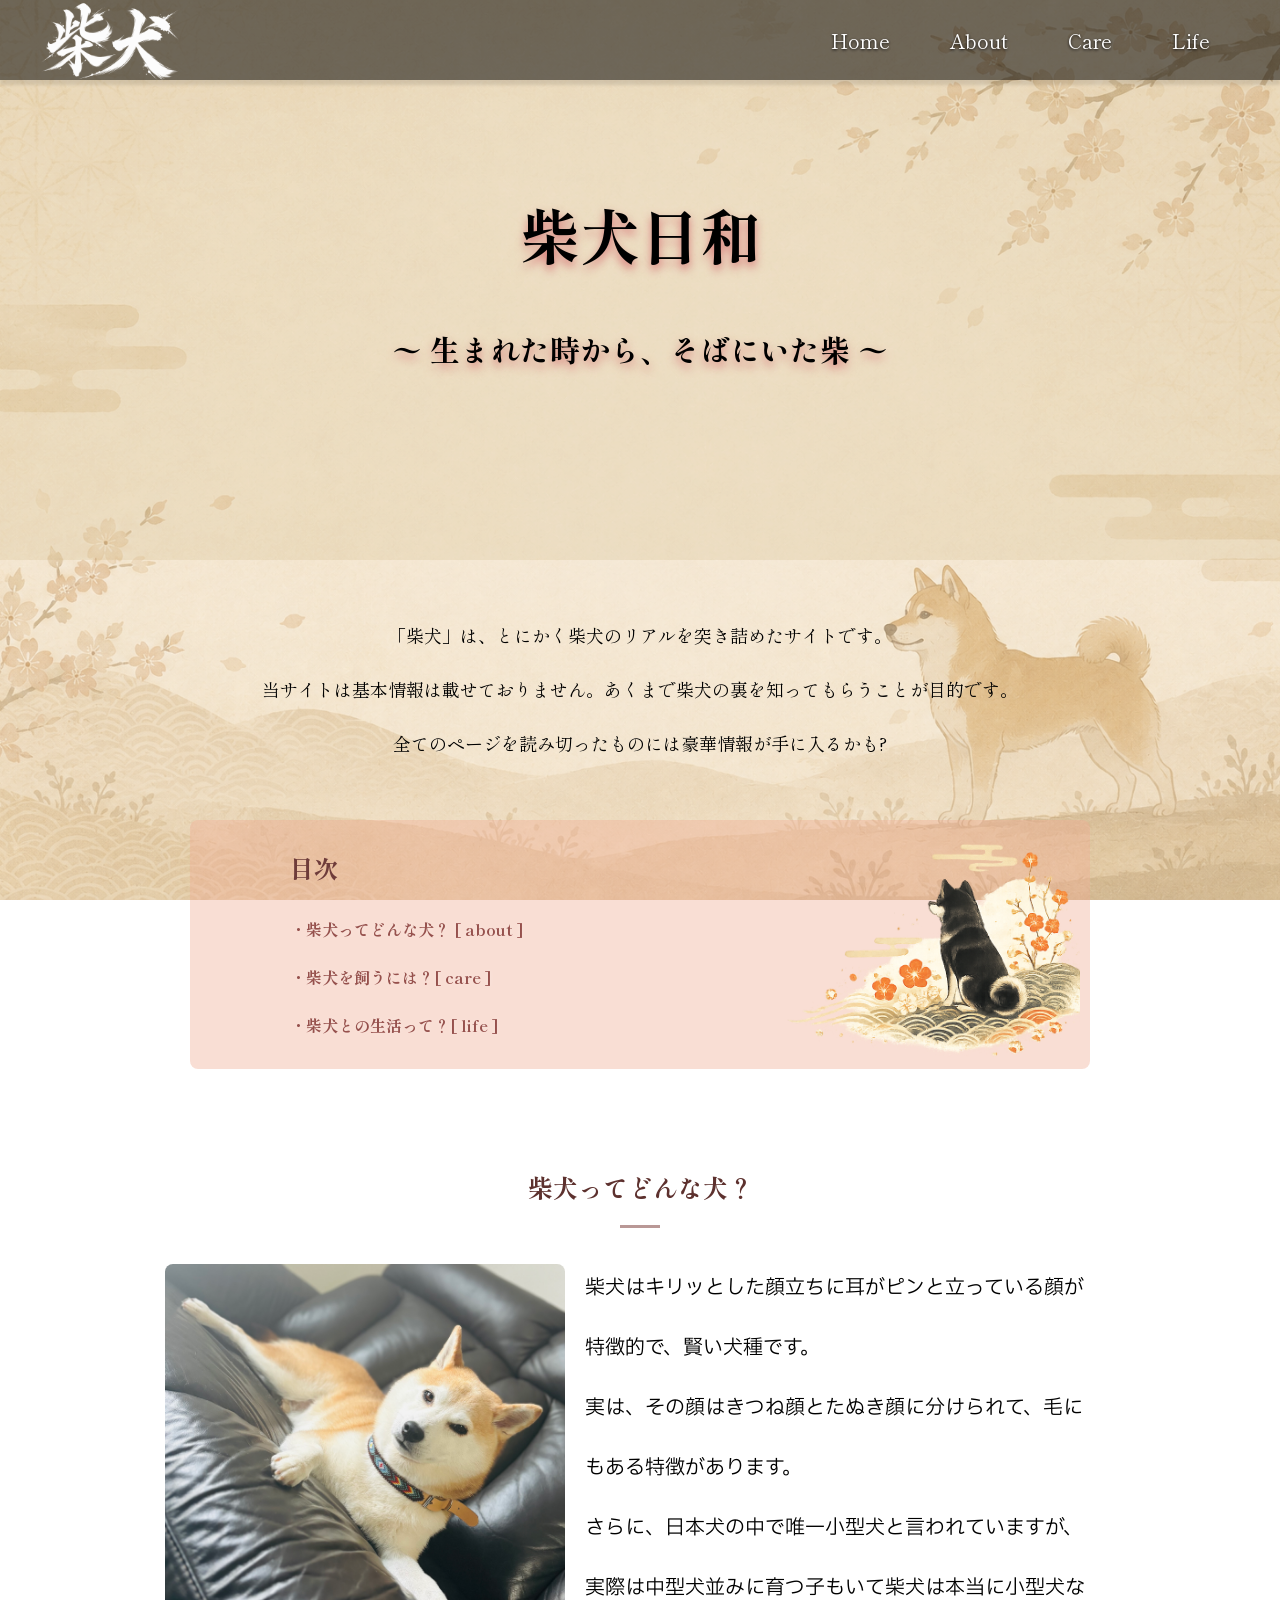
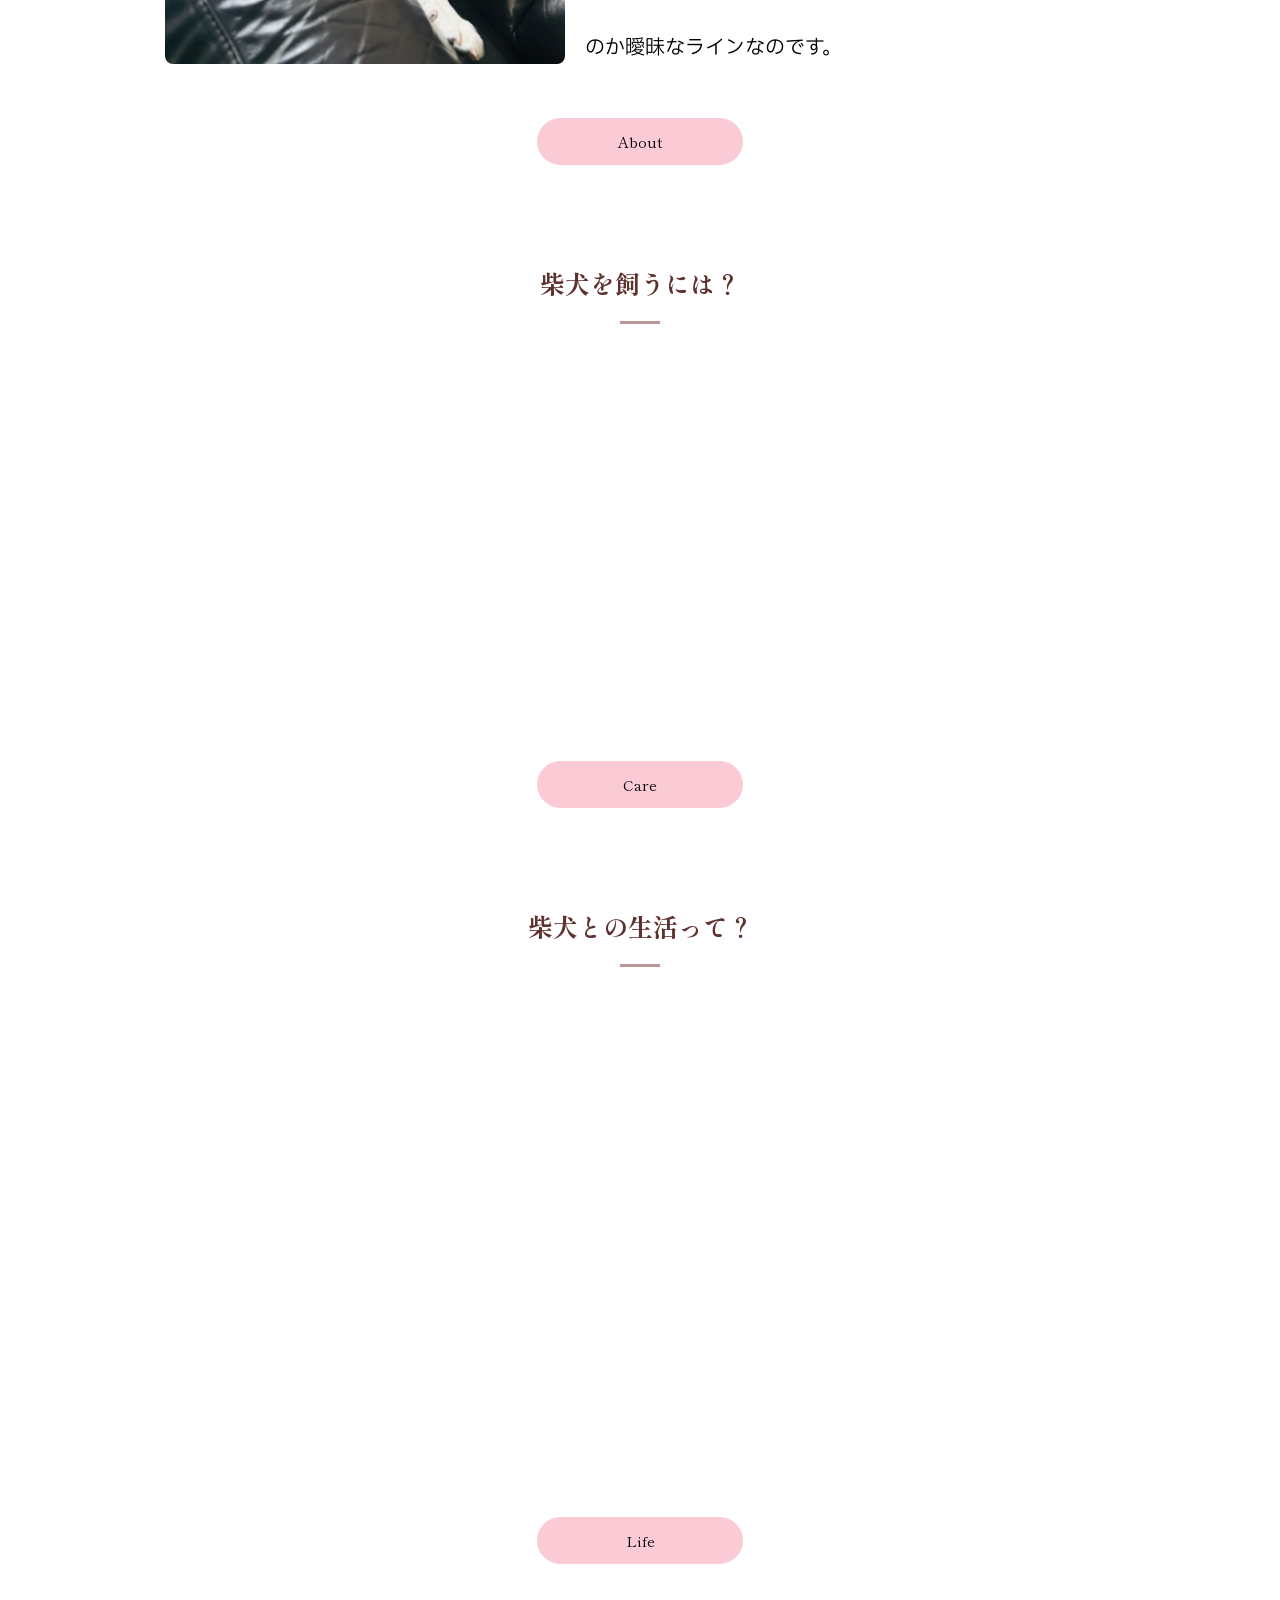
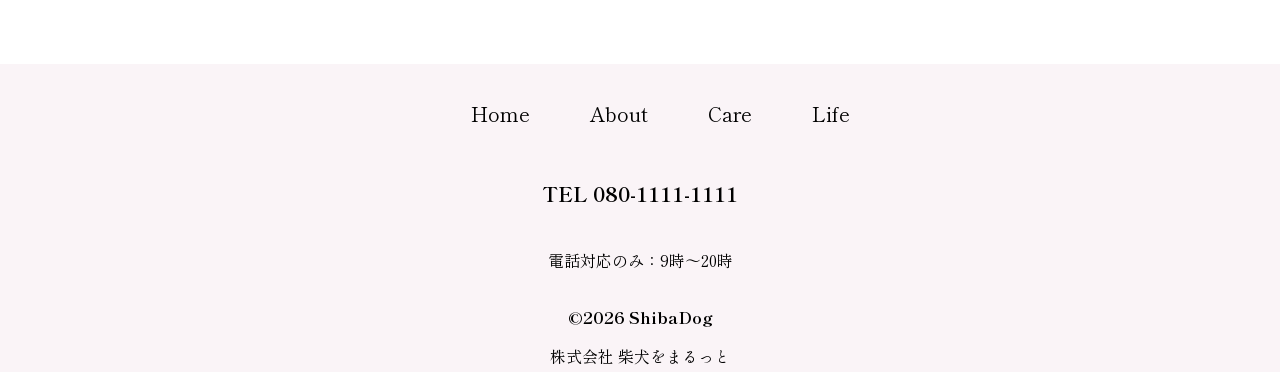
<file: index.html>
<!DOCTYPE html>
<html lang="ja">

<head>
    <meta charset="UTF-8">
    <meta name="viewport" content="width=device-width, initial-scale=1.0">
    <title>知っておきたい！柴犬のコト</title>
    <link rel="stylesheet" href="./DogMatch_Site/css/base.css">
    <link rel="stylesheet" href="./DogMatch_Site/css/index.css">
    <link rel="preconnect" href="https://fonts.googleapis.com">
    <link rel="preconnect" href="https://fonts.gstatic.com" crossorigin>
    <link href="https://fonts.googleapis.com/css2?family=IBM+Plex+Sans+JP&family=Shippori+Mincho&display=swap"
        rel="stylesheet">
</head>

<body>
    <div id="page-transition" class="active"></div>
    <header class="header">
        <div class="header-inner">
            <a href="./index.html" class="header-logo">
                <img src="./DogMatch_Picture/./DM_logo.png" alt="DogMatch-logo">
            </a>
            <button class="menu-button"></button>
            <!-- ボタンの説明的なの欲しい（肉球がメニューボタンだと分かりにくいから -->
            <div class="header-site-menu">
                <nav class="site-menu">
                    <ul>
                        <li><a href="./index.html">Home</a></li>
                        <li><a href="./DogMatch_Site/html/about.html">About</a></li>
                        <li><a href="./DogMatch_Site/html/care.html">Care</a></li>
                        <li><a href="./DogMatch_Site/html/life.html">Life</a></li>
                    </ul>
                </nav>
            </div>
        </div>
        <div class="quiz-button hidden" id="quiz-button">
            <a href="./DogMatch_Site/html/quiz_home.html">隠しクイズに挑戦</a>
        </div>
    </header>
    <main>
        <div class="title">
            <h1>柴犬日和</h1>
            <p>〜 生まれた時から、そばにいた柴 〜</p>
        </div>
        <!-- 一番初めの一言 -->
        <div class="fade-in">
            <div class="first-message">
                <p>
                    「柴犬」は、とにかく柴犬のリアルを突き詰めたサイトです。<br>当サイトは基本情報は載せておりません。あくまで柴犬の裏を知ってもらうことが目的です。<br>全てのページを読み切ったものには豪華情報が手に入るかも?
                </p>
            </div>
            <div class="table-of-contents">
                <h2>目次</h2>
                <div class="text">
                    <a href="#about-first" class="about">・柴犬ってどんな犬？ [ about ]</a>
                    <a href="#point-first" class="point">・柴犬を飼うには？[ care ]</a>
                    <a href="#life-first" class="life">・柴犬との生活って？[ life ]</a>
                    <img src="./DogMatch_Picture/mokuji-bgc.png" alt="もくじ">
                </div>
            </div>
            <!-- ここから各項目簡単説明 -->
            <!-- 柴とは -->
            <div class="recommended" id="about-first">
                <a>
                    <div>柴犬ってどんな犬？</div>
                </a>
            </div>
            <div class="fade-in">
                <div class="about-first">
                    <a class="about-pc"><img src="./DogMatch_Picture/About-first.png" alt="about"></a>
                    <p class="brief-explanation">柴犬はキリッとした顔立ちに耳がピンと立っている顔が特徴的で、賢い犬種です。<br>
                        実は、その顔はきつね顔とたぬき顔に分けられて、毛にもある特徴があります。<br>
                        さらに、日本犬の中で唯一小型犬と言われていますが、実際は中型犬並みに育つ子もいて柴犬は本当に小型犬なのか曖昧なラインなのです。</p>
                </div>
            </div>
            <a class="link-button" href="./DogMatch_Site/html/about.html" id="Button">About</a>
            <!-- 飼う注意事項 -->
            <div class="recommended" id="point-first">
                <a>
                    <div>柴犬を飼うには？</div>
                </a>
            </div>
            <div class="fade-in">
                <div class="about-first">
                    <p class="brief-explanation">
                        犬を飼うには柴犬に限らずしつけと環境が大切です。<br>主に「マテ」「お座り」「ハウス」「トイレ」この4つは覚えさせた方がいいです。逆を言えばしつけはこの4つ以上も以下も要らないです。<br>環境は過ごしやすい物や便利道具も大切ですが、飼う人の「注意」の方が大切です。
                    </p>
                    <a class="about-pc"><img src="./DogMatch_Picture/Point-first.jpeg" alt="point"></a>
                </div>
            </div>
            <a class="link-button" href="./DogMatch_Site/html/care.html" id="Button">Care</a>

            <!-- 生活 -->
            <div class="recommended" id="life-first">
                <a>
                    <div>柴犬との生活って？</div>
                </a>
            </div>
            <div class="fade-in">
                <div class="about-first">
                    <a class="about-pc"><img src="./DogMatch_Picture/Life-first.jpeg" alt="point"></a>
                    <div class="brief-explanation">
                        <p>柴犬との生活は、大切な話もありますが面白い話ばかりです。<br>
                            本来飼い主の方が立場が上のはずが、一緒に過ごしていると柴犬の方が上になる場面もなぜかあり、気づけば人間と柴犬が同等の立場のように過ごすようになることが多いです。<br>ここのページはそんな面白柴犬エピソードを書いています。ぜひみてください！
                        </p>
                    </div>
                </div>
            </div>
            <a class="link-button" href="./DogMatch_Site/html/life.html" id="Button">Life</a>
    </main>
    <footer>
        <div class="site-menu">
            <nav class="base-menu">
                <ul>
                    <li><a href="./index.html">Home</a></li>
                    <li><a href="./DogMatch_Site/html/about.html">About</a></li>
                    <li><a href="./DogMatch_Site/html/care.html">Care</a></li>
                    <li><a href="./DogMatch_Site/html/life.html">Life</a></li>
                </ul>
            </nav>
        </div>
        <div class="text-center">
            <div class="base-tel">
                <p>TEL 080-1111-1111</p>
            </div>
            <div class="base-time">
                <p>
                    電話対応のみ：9時〜20時
                </p>
            </div>
            <p class="copyright"><small>&copy;2026 ShibaDog</small></p>
            <p class="company">株式会社 柴犬をまるっと</p>
        </div>
    </footer>
    <script>
        //ここはメニューボタン（肉球）が押されたらメニューを出し、もう一度押されたら引っ込める役割
        const menuButton = document.querySelector('.menu-button');
        const headerSiteMenu = document.querySelector('.header-site-menu');
        menuButton.addEventListener('click', function () {
            headerSiteMenu.classList.toggle('show');
        });
        // fade-in
        const observer = new IntersectionObserver(entries => {
            entries.forEach(entry => {
                if (entry.isIntersecting) entry.target.classList.add('is-visible');
            });
        });
        document.querySelectorAll('.fade-in').forEach(el => observer.observe(el));

        //→細かくなくて良い、これは結局何をしているjsなのか分かれば良い（これは、つけた名前をこのコード内から探して、cssで設定したpx分下げて配置しておいて、画面に映ったら元の位置に指定時間で戻す
        // ページ読み込み時:白から元に戻す
        // 画面のフェード　page-transition
        //1
        window.addEventListener('DOMContentLoaded', () => {
            const overlay = document.getElementById('page-transition');
            requestAnimationFrame(() => {
                overlay.classList.remove('active'); // フェードアウト
            });
        });
        // リンククリック時:白くしてから遷移
        //2（役割はその場でページに飛ぶのをとめ、自分で設定した演習、時間を決めて移動させてる
        document.querySelectorAll('a').forEach(link => {
            link.addEventListener('click', function (e) {
                const href = this.getAttribute('href');
                // hrefにクリックされたaタグのhref属性の値を読み込んでいる
                if (!href || href.startsWith('#')) {
                    return; // ここで処理を抜ける
                }
                e.preventDefault();//リンクを押した瞬間にすぐページが切り替わるのを止める。
                const overlay = document.getElementById('page-transition');
                overlay.classList.add('active');//→ 白いオーバーレイを表示する(すでに白い状態だから見た目上の変化はないけど、「今から白くなるぞ」という状態にする)
                //3
                setTimeout(() => {
                    window.location.href = href;
                }, 1000); // CSSのtransition時間と合わせる
            });
        });
        //最初から白くしておく（html)→リンクリックで2が動き、3で1秒まつ→待ったらページの読み込み→そのページも初めから白いため、1が動き、フェードアウト
        // カーソル設定
        let lastTime = 0;
        document.addEventListener('mousemove', function (e) {
            const now = Date.now(); // 今の時刻を取得
            if (now - lastTime < 150) {
                return; // 前回置いてからまだINTERVALミリ秒経ってなければ何もしない
            }
            lastTime = now; // 今回置いた時刻を記録し直す
            const paw = document.createElement('img');//タグ作成
            paw.src = './DogMatch_Picture/cursor.png';
            paw.className = 'paw-trail';//cssで見た目を整えるための目印
            paw.style.left = e.pageX + 'px';
            paw.style.top = e.pageY + 'px';
            //マウスが動いたらその地点を記録
            document.body.appendChild(paw);//実際に追加
            // 一定時間後に消す(残り続けると重くなるため)
            setTimeout(() => {
                paw.remove();
            }, 800);
        });

        window.addEventListener('DOMContentLoaded', () => {
            const visitedAbout = sessionStorage.getItem('visited_about')
            const visitedCare = sessionStorage.getItem('visited_care')
            const visitedLife = sessionStorage.getItem('visited_life')
            if (visitedAbout && visitedCare && visitedLife) {
                document.getElementById('quiz-button').classList.remove('hidden');
            }
        });
    </script>
</body>

</html>
</file>
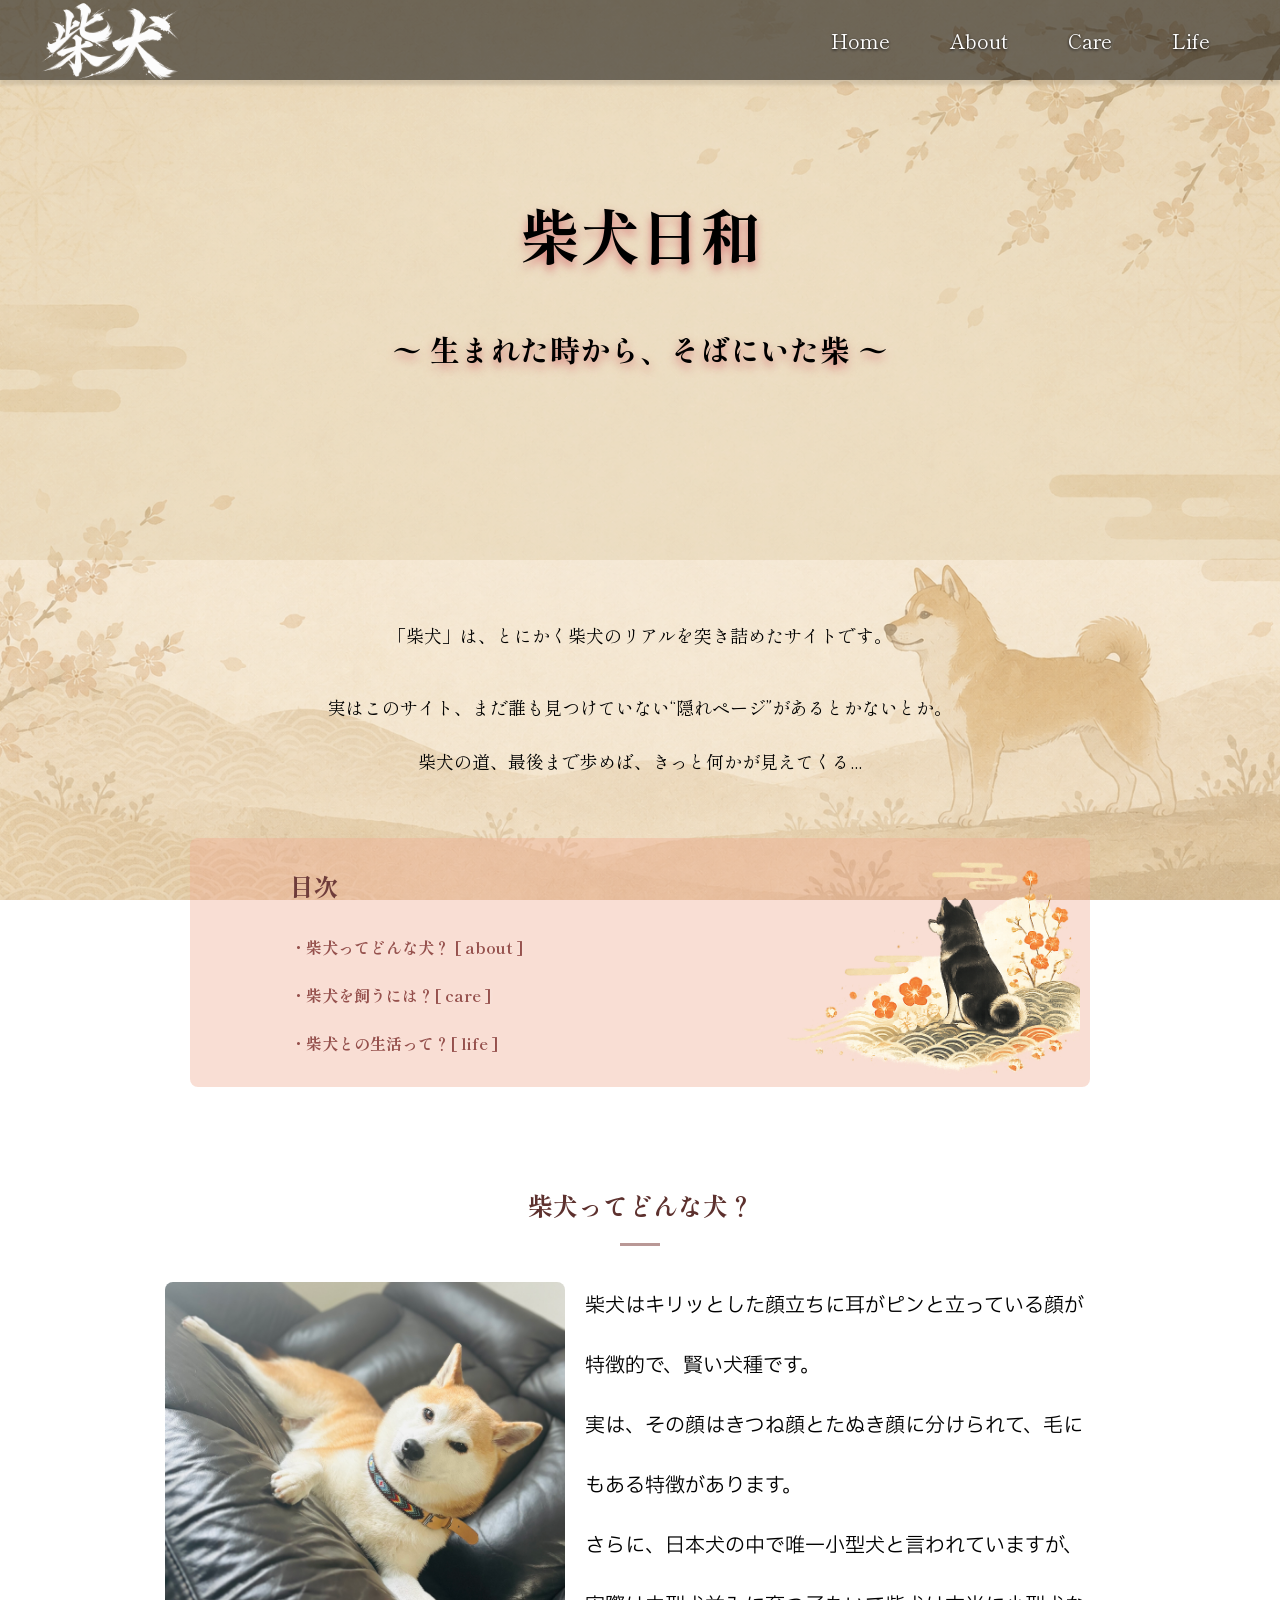
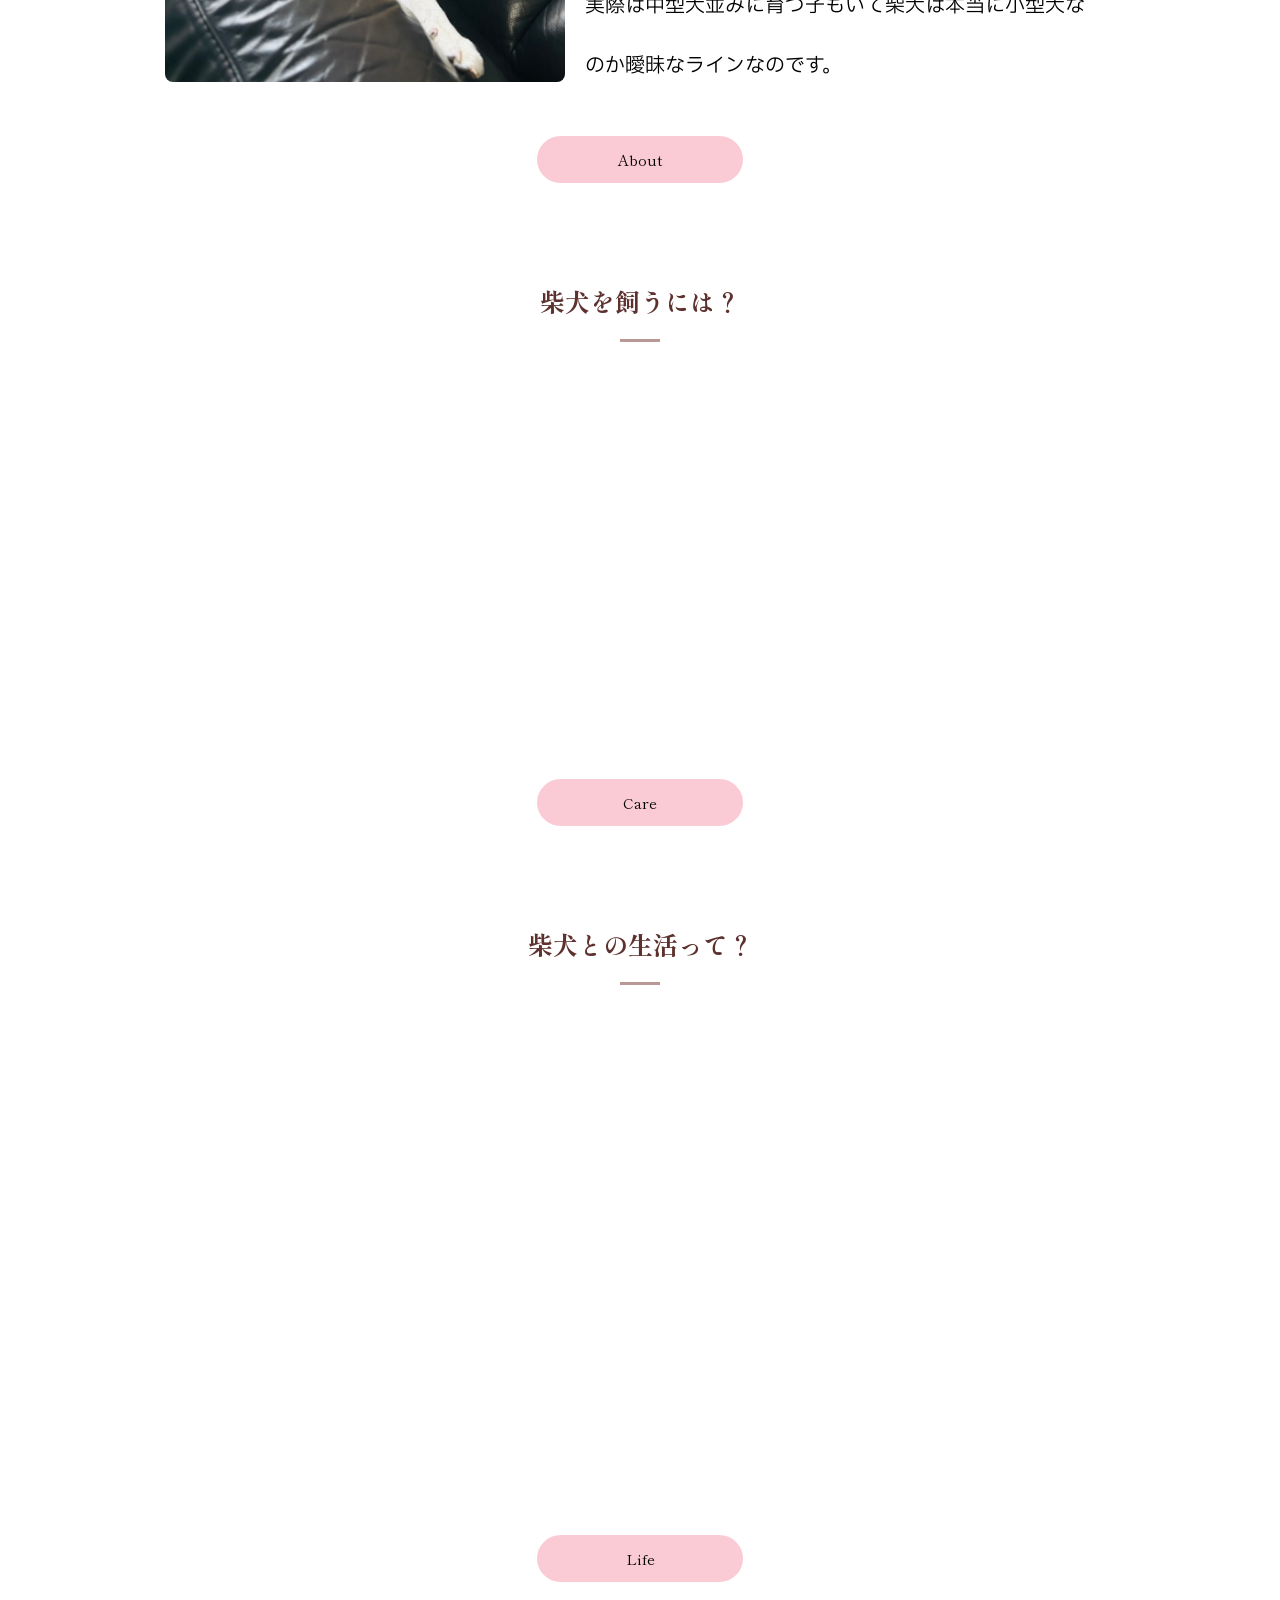
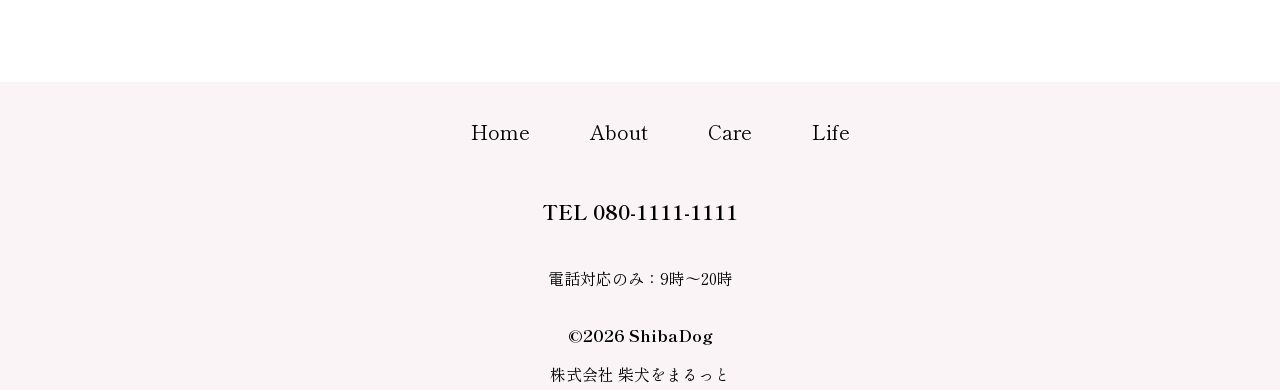
<file: DogMatch_Site/html/index.html>
<!DOCTYPE html>
<html lang="ja">

<head>
    <meta charset="UTF-8">
    <meta name="viewport" content="width=device-width, initial-scale=1.0">
    <title>知っておきたい！柴犬のコト</title>
    <link rel="stylesheet" href="../css/base.css">
    <link rel="stylesheet" href="../css/index.css">
    <link rel="preconnect" href="https://fonts.googleapis.com">
    <link rel="preconnect" href="https://fonts.gstatic.com" crossorigin>
    <link href="https://fonts.googleapis.com/css2?family=IBM+Plex+Sans+JP&family=Shippori+Mincho&display=swap"
        rel="stylesheet">
</head>

<body>
    <div id="page-transition" class="active"></div>
    <header class="header">
        <div class="header-inner">
            <a href="./index.html" class="header-logo">
                <img src="../../DogMatch_Picture/./DM_logo.png" alt="DogMatch-logo">
            </a>
            <button class="menu-button"></button>
            <!-- ボタンの説明的なの欲しい（肉球がメニューボタンだと分かりにくいから -->
            <div class="header-site-menu">
                <nav class="site-menu">
                    <ul>
                        <li><a href="./index.html">Home</a></li>
                        <li><a href="./about.html">About</a></li>
                        <li><a href="./care.html">Care</a></li>
                        <li><a href="./life.html">Life</a></li>
                    </ul>
                </nav>
            </div>
        </div>
    </header>
    <main>
        <div class="title">
            <h1>柴犬日和</h1>
            <p>〜 生まれた時から、そばにいた柴 〜</p>
        </div>
        <!-- 一番初めの一言 -->
        <div class="fade-in">
            <div class="first-message">
                <p>
                    「柴犬」は、とにかく柴犬のリアルを突き詰めたサイトです。
                </p>
                <p class="event">実はこのサイト、まだ誰も見つけていない“隠れページ”があるとかないとか。<br>柴犬の道、最後まで歩めば、きっと何かが見えてくる...
                </p>
            </div>
            <div class="table-of-contents">
                <h2>目次</h2>
                <div class="text">
                    <a href="#about-first" class="about">・柴犬ってどんな犬？ [ about ]</a>
                    <a href="#point-first" class="point">・柴犬を飼うには？[ care ]</a>
                    <a href="#life-first" class="life">・柴犬との生活って？[ life ]</a>
                    <img src="../../DogMatch_Picture/mokuji-bgc.png" alt="もくじ">
                </div>
            </div>
            <!-- ここから各項目簡単説明 -->
            <!-- 柴とは -->
            <div class="recommended" id="about-first">
                <a>
                    <div>柴犬ってどんな犬？</div>
                </a>
            </div>
            <div class="fade-in">
                <div class="about-first">
                    <a class="about-pc"><img src="../../DogMatch_Picture/About-first.png" alt="about"></a>
                    <p class="brief-explanation">柴犬はキリッとした顔立ちに耳がピンと立っている顔が特徴的で、賢い犬種です。<br>
                        実は、その顔はきつね顔とたぬき顔に分けられて、毛にもある特徴があります。<br>
                        さらに、日本犬の中で唯一小型犬と言われていますが、実際は中型犬並みに育つ子もいて柴犬は本当に小型犬なのか曖昧なラインなのです。</p>
                </div>
            </div>
            <a class="link-button" href="./about.html">About</a>
            <!-- 飼う注意事項 -->
            <div class="recommended" id="point-first">
                <a>
                    <div>柴犬を飼うには？</div>
                </a>
            </div>
            <div class="fade-in">
                <div class="about-first">
                    <p class="brief-explanation">
                        犬を飼うには柴犬に限らずしつけと環境が大切です。<br>主に「マテ」「お座り」「ハウス」「トイレ」この4つは覚えさせた方がいいです。逆を言えばしつけはこの4つ以上も以下も要らないです。<br>環境は過ごしやすい物や便利道具も大切ですが、飼う人の「注意」の方が大切です。
                    </p>
                    <a class="about-pc"><img src="../../DogMatch_Picture/Point-first.jpeg" alt="point"></a>
                </div>
            </div>
            <a class="link-button" href="./care.html">Care</a>
            <!-- 生活 -->
            <div class="recommended" id="life-first">
                <a>
                    <div>柴犬との生活って？</div>
                </a>
            </div>
            <div class="fade-in">
                <div class="about-first">
                    <a class="about-pc"><img src="../../DogMatch_Picture/Life-first.jpeg" alt="point"></a>
                    <div class="brief-explanation">
                        <p>柴犬との生活は、大切な話もありますが面白い話ばかりです。<br>
                            本来飼い主の方が立場が上のはずが、一緒に過ごしていると柴犬の方が上になる場面もなぜかあり、気づけば人間と柴犬が同等の立場のように過ごすようになることが多いです。<br>ここのページはそんな面白柴犬エピソードを書いています。ぜひみてください！
                        </p>
                    </div>
                </div>
            </div>
            <a class="link-button" href="./life.html">Life</a>
    </main>
    <footer>
        <div class="site-menu">
            <nav class="base-menu">
                <ul>
                    <li><a href="./index.html">Home</a></li>
                    <li><a href="./about.html">About</a></li>
                    <li><a href="./care.html">Care</a></li>
                    <li><a href="./life.html">Life</a></li>
                </ul>
            </nav>
        </div>
        <div class="text-center">
            <div class="base-tel">
                <p>TEL 080-1111-1111</p>
            </div>
            <div class="base-time">
                <p>
                    電話対応のみ：9時〜20時
                </p>
            </div>
            <p class="copyright"><small>&copy;2026 ShibaDog</small></p>
            <p class="company">株式会社 柴犬をまるっと</p>
        </div>
    </footer>
    <script>
        //ここはメニューボタン（肉球）が押されたらメニューを出し、もう一度押されたら引っ込める役割
        const menuButton = document.querySelector('.menu-button');
        const headerSiteMenu = document.querySelector('.header-site-menu');
        menuButton.addEventListener('click', function () {
            headerSiteMenu.classList.toggle('show');
        });

        // fade-in
        const observer = new IntersectionObserver(entries => {
            entries.forEach(entry => {
                if (entry.isIntersecting) entry.target.classList.add('is-visible');
            });
        });
        document.querySelectorAll('.fade-in').forEach(el => observer.observe(el));
        //→細かくなくて良い、これは結局何をしているjsなのか分かれば良い（これは、つけた名前をこのコード内から探して、cssで設定したpx分下げて配置しておいて、画面に映ったら元の位置に指定時間で戻す
        // ページ読み込み時:白から元に戻す

        // 画面のフェード　page-transition
        //1
        window.addEventListener('DOMContentLoaded', () => {
            const overlay = document.getElementById('page-transition');
            requestAnimationFrame(() => {
                overlay.classList.remove('active'); // フェードアウト
            });
        });
        // リンククリック時:白くしてから遷移
        //2（役割はその場でページに飛ぶのをとめ、自分で設定した演習、時間を決めて移動させてる
        document.querySelectorAll('a').forEach(link => {
            link.addEventListener('click', function (e) {
                const href = this.getAttribute('href');
                // hrefにクリックされたaタグのhref属性の値を読み込んでいる
                if (!href || href.startsWith('#')) {
                    return; // ここで処理を抜ける
                }
                e.preventDefault();//リンクを押した瞬間にすぐページが切り替わるのを止める。
                const overlay = document.getElementById('page-transition');
                overlay.classList.add('active');//→ 白いオーバーレイを表示する(すでに白い状態だから見た目上の変化はないけど、「今から白くなるぞ」という状態にする)
                //3
                setTimeout(() => {
                    window.location.href = href;
                }, 1000); // CSSのtransition時間と合わせる
            });
        });
        //最初から白くしておく（html)→リンクリックで2が動き、3で1秒まつ→待ったらページの読み込み→そのページも初めから白いため、1が動き、フェードアウト

        // カーソル設定
        let lastTime = 0;
        document.addEventListener('mousemove', function (e) {
            const now = Date.now(); // 今の時刻を取得
            if (now - lastTime < 150) {//時間設定
                return; // 前回置いてからまだINTERVALミリ秒経ってなければ何もしない
            }
            lastTime = now; // 今回置いた時刻を記録し直す
            const paw = document.createElement('img');//タグ作成
            paw.src = '../../DogMatch_Picture/cursor.png';
            paw.className = 'paw-trail';//cssで見た目を整えるための目印
            paw.style.left = e.pageX + 'px';
            paw.style.top = e.pageY + 'px';
            //マウスが動いたらその地点を記録
            document.body.appendChild(paw);//実際に追加

            // 一定時間後に消す(残り続けると重くなるため)
            setTimeout(() => {
                paw.remove();
            }, 800);
        });
    </script>
</body>

</html>
</file>
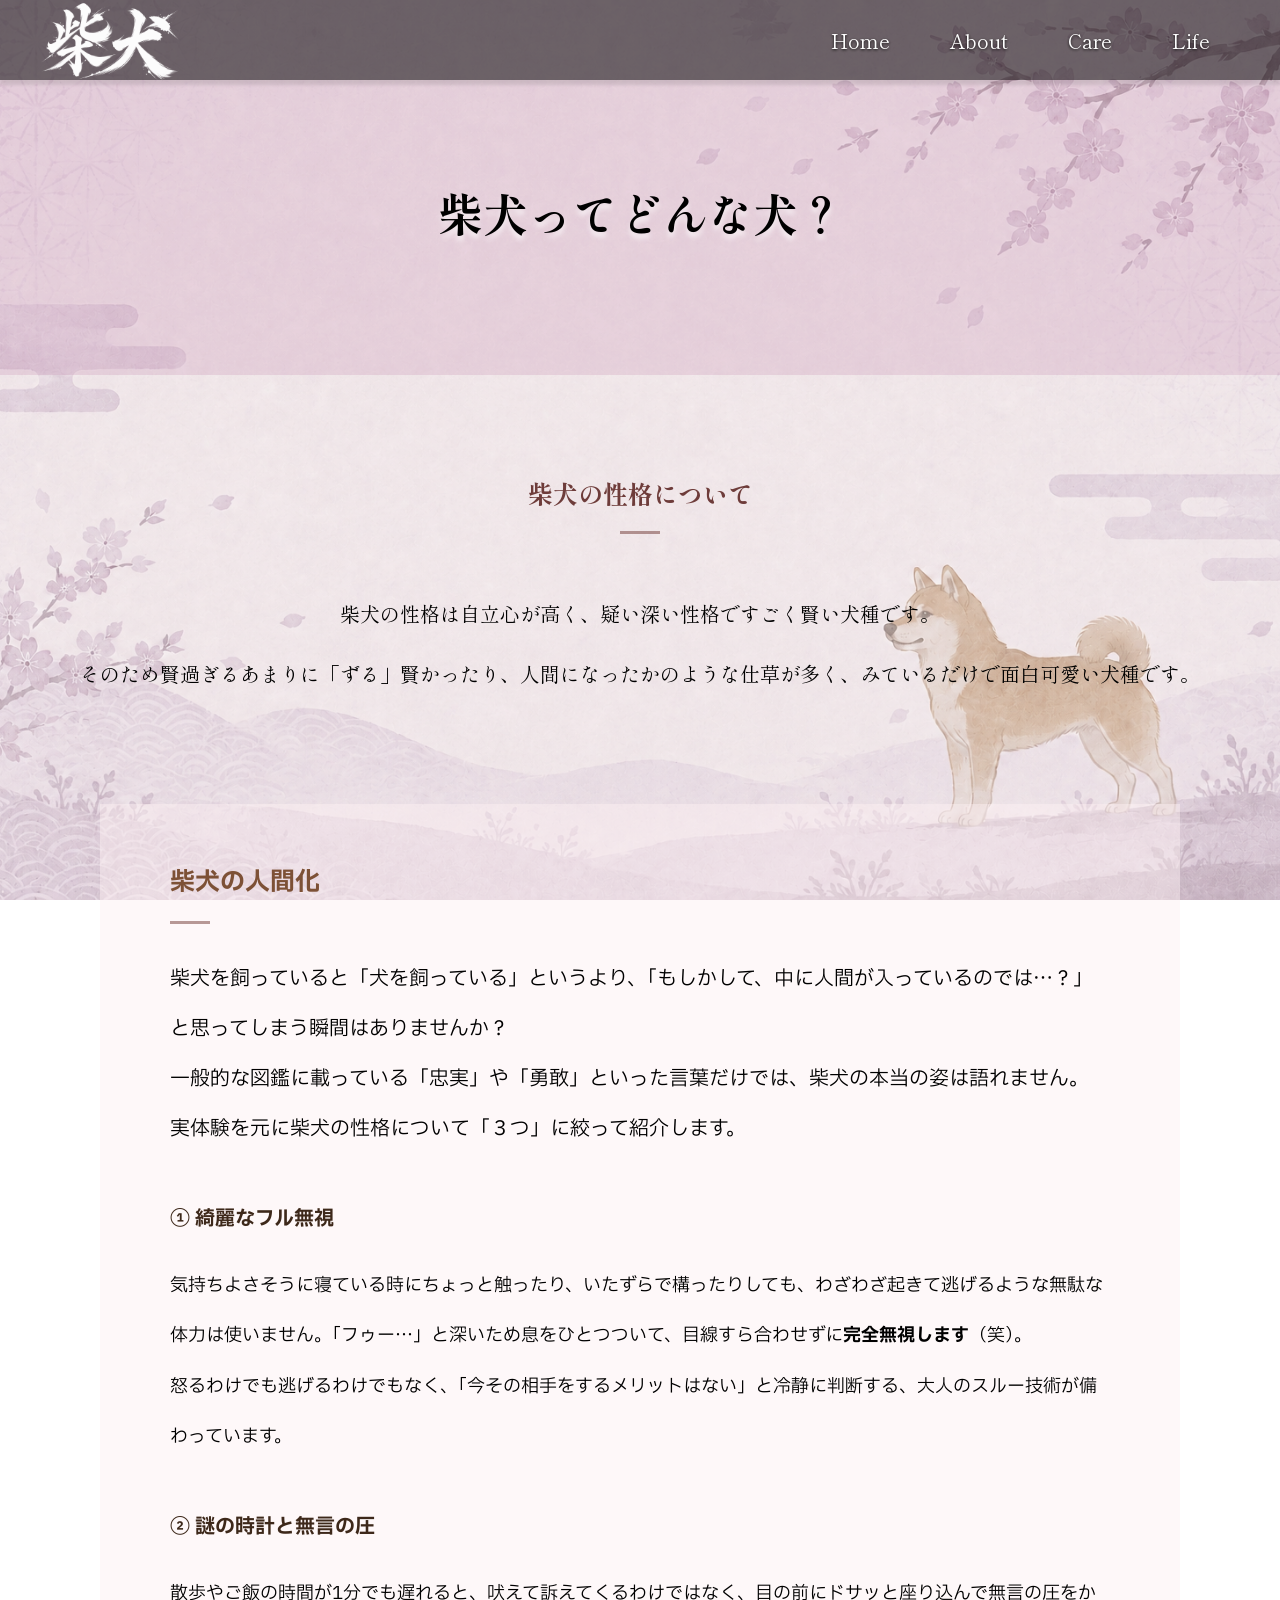
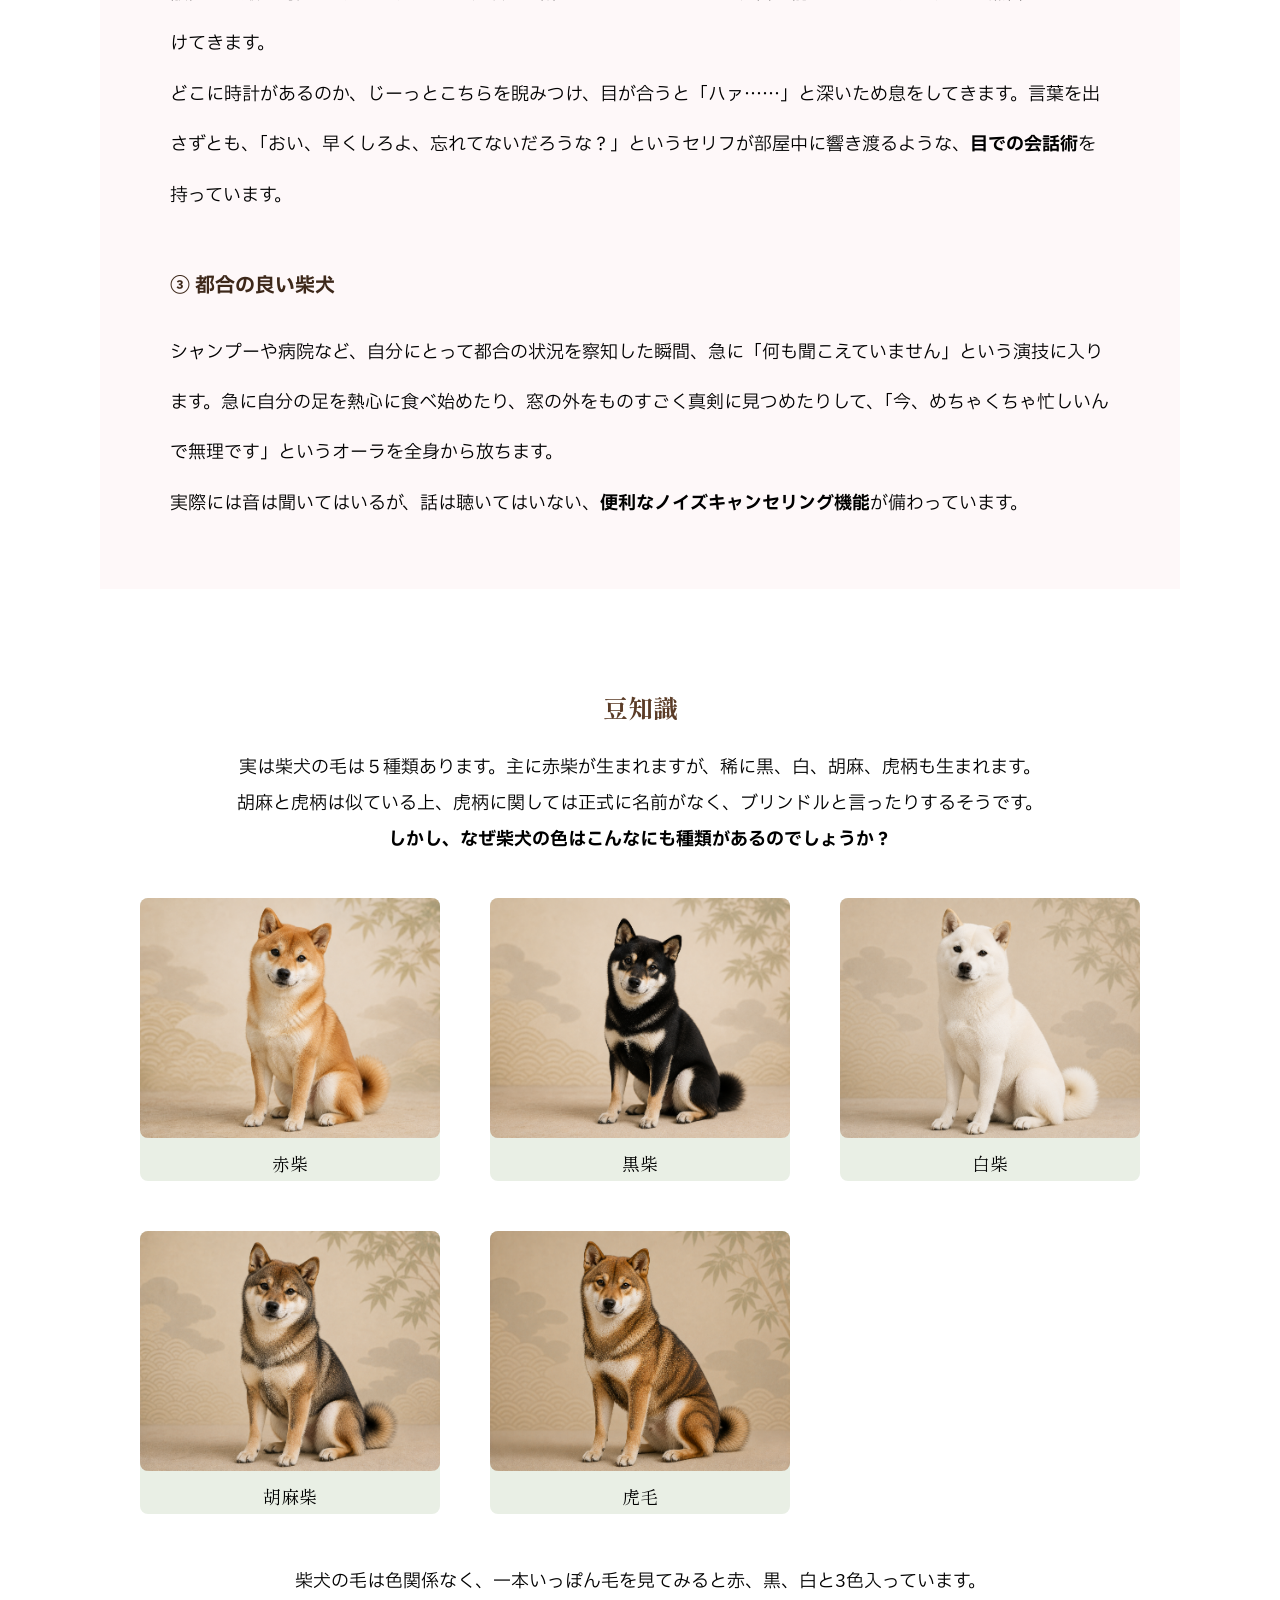
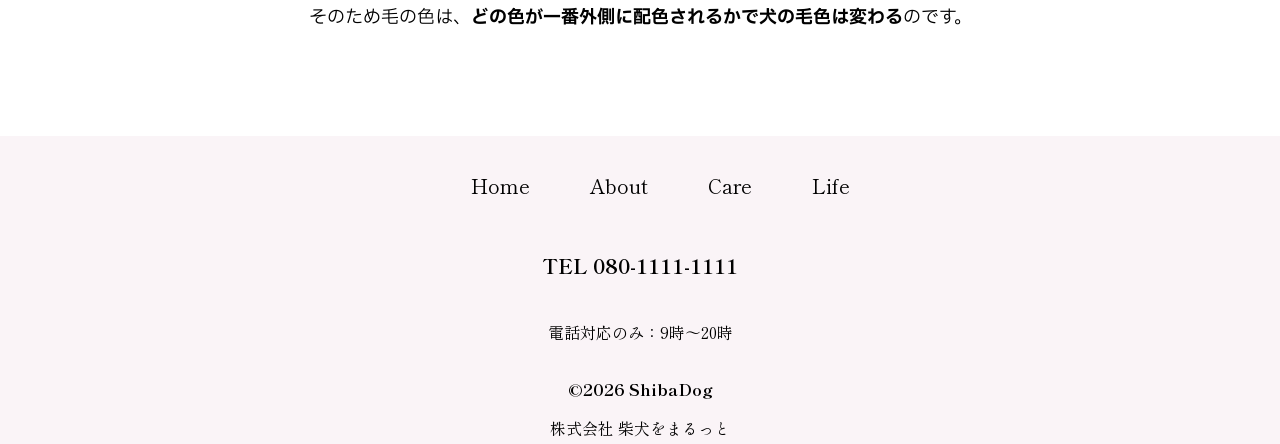
<file: DogMatch_Site/html/about.html>
<!DOCTYPE html>
<html lang="ja">

<head>
    <meta charset="UTF-8">
    <meta name="viewport" content="width=device-width, initial-scale=1.0">
    <title>知っておきたい！柴犬のコト</title>
    <link rel="stylesheet" href="../css/base.css">
    <link rel="stylesheet" href="../css/about.css">
    <link rel="preconnect" href="https://fonts.googleapis.com">
    <link rel="preconnect" href="https://fonts.gstatic.com" crossorigin>
    <link href="https://fonts.googleapis.com/css2?family=IBM+Plex+Sans+JP&family=Shippori+Mincho&display=swap"
        rel="stylesheet">
</head>

<body>
    <div id="page-transition" class="active"></div>
    <header class="header">
        <div class="header-inner">
            <a href="../../index.html" class="header-logo">
                <img src="../../DogMatch_Picture/DM_logo.png" alt="DogMatch-logo">
            </a>
            <button class="menu-button"></button>
            <!-- ボタンの説明的なの欲しい（肉球がメニューボタンだと分かりにくいから -->
            <div class="header-site-menu">
                <n class="site-menu">
                    <ul>
                        <li><a href="../../index.html">Home</a></li>
                        <li><a href="./about.html">About</a></li>
                        <li><a href="./care.html">Care</a></li>
                        <li><a href="./life.html">Life</a></li>
                    </ul>
                </n>
            </div>
        </div>
    </header>
    <main>
        <div class="title">
            <h1>柴犬ってどんな犬？</h1>
        </div>
        <!-- 内容↓ -->
        <h2 class="personality">柴犬の性格について</h2>
        <div class="fade-in">
            <div class="text-first">
                <p>柴犬の性格は自立心が高く、疑い深い性格ですごく賢い犬種です。<br>
                    そのため賢過ぎるあまりに「ずる」賢かったり、人間になったかのような仕草が多く、みているだけで面白可愛い犬種です。</p>
            </div>
        </div>
        <div class="main">
            <div class="example">
                <h3>
                    <div class="fade-in">柴犬の人間化</div>
                </h3>
                <!-- 例の４つを最大横２列 -->
                <p class="fade-in">
                    柴犬を飼っていると「犬を飼っている」というより、「もしかして、中に人間が入っているのでは…？」と思ってしまう瞬間はありませんか？<br>一般的な図鑑に載っている「忠実」や「勇敢」といった言葉だけでは、柴犬の本当の姿は語れません。
                    <br>実体験を元に柴犬の性格について「３つ」に絞って紹介します。
                </p>
            </div>
            <div class="example-three">
                <div class="fade-in">
                    <h4>① 綺麗なフル無視</h4>
                    <p>気持ちよさそうに寝ている時にちょっと触ったり、いたずらで構ったりしても、わざわざ起きて逃げるような無駄な体力は使いません。「フゥー…」と深いため息をひとつついて、目線すら合わせずに<strong>完全無視します</strong>（笑）。<br>怒るわけでも逃げるわけでもなく、「今その相手をするメリットはない」と冷静に判断する、大人のスルー技術が備わっています。
                    </p>
                </div>
                <div class="fade-in">
                    <h4>② 謎の時計と無言の圧</h4>
                    <p>散歩やご飯の時間が1分でも遅れると、吠えて訴えてくるわけではなく、目の前にドサッと座り込んで無言の圧をかけてきます。<br>どこに時計があるのか、じーっとこちらを睨みつけ、目が合うと「ハァ……」と深いため息をしてきます。言葉を出さずとも、「おい、早くしろよ、忘れてないだろうな？」というセリフが部屋中に響き渡るような、<strong>目での会話術</strong>を持っています。
                    </p>
                </div>
                <!-- めちゃくちゃおすすめエピソード↓ -->
                <div class="fade-in">
                    <h4>③ 都合の良い柴犬</h4>
                    <p>シャンプーや病院など、自分にとって都合の状況を察知した瞬間、急に「何も聞こえていません」という演技に入ります。急に自分の足を熱心に食べ始めたり、窓の外をものすごく真剣に見つめたりして、「今、めちゃくちゃ忙しいんで無理です」というオーラを全身から放ちます。<br>
                        実際には音は聞いてはいるが、話は聴いてはいない、<strong>便利なノイズキャンセリング機能</strong>が備わっています。</p>
                </div>
            </div>
        </div>
        <div class="did-you-know">
            <h3>豆知識</h3>
            <p>実は柴犬の毛は５種類あります。主に赤柴が生まれますが、稀に黒、白、胡麻、虎柄も生まれます。<br>胡麻と虎柄は似ている上、虎柄に関しては正式に名前がなく、ブリンドルと言ったりするそうです。
            <p class="fade-in"><strong>しかし、なぜ柴犬の色はこんなにも種類があるのでしょうか？</strong></p>
            </p>
            <div class="example-list">
                <li id="Button">
                    <img src="../../DogMatch_Picture/./dog_hair/red.png" alt="あかしば">
                    <p>赤柴</p>
                </li>
                <li id="Button">
                    <img src="../../DogMatch_Picture/./dog_hair/./black.png" alt="くろしば">
                    <p>黒柴</p>
                </li>
                <li id="Button">
                    <img src="../../DogMatch_Picture/./dog_hair/./white.png" alt="しろしば">
                    <p>白柴</p>
                </li>
                <li id="Button">
                    <img src="../../DogMatch_Picture/./dog_hair/./goma.png" alt="ごま">
                    <p>胡麻柴</p>
                </li>
                <li id="Button">
                    <img src="../../DogMatch_Picture/./dog_hair/./tiger.png" alt="とらしば">
                    <p>虎毛</p>
                </li>
            </div>
            <p class="fade-in">柴犬の毛は色関係なく、一本いっぽん毛を見てみると赤、黒、白と3色入っています。</p>
            <p class="fade-in">そのため毛の色は、<strong>どの色が一番外側に配色されるかで犬の毛色は変わる</strong>のです。</p>
        </div>
    </main>
    <footer>
        <div class="site-menu">
            <nav class="base-menu">
                <ul>
                    <li><a href="../../index.html">Home</a></li>
                    <li><a href="./about.html">About</a></li>
                    <li><a href="./care.html">Care</a></li>
                    <li><a href="./life.html">Life</a></li>
                </ul>
            </nav>
        </div>
        <div class="text-center">
            <div class="base-tel">
                <p>TEL 080-1111-1111</p>
            </div>
            <div class="base-time">
                <p>
                    電話対応のみ：9時〜20時
                </p>
            </div>
            <p class="copyright"><small>&copy;2026 ShibaDog</small></p>
            <p class="company">株式会社 柴犬をまるっと</p>
        </div>
    </footer>
    <script>
        // 動作したいものを見つける
        const menuButton = document.querySelector('.menu-button');
        const headerSiteMenu = document.querySelector('.header-site-menu');
        // 入力されるまで待つ
        menuButton.addEventListener('click', function () {
            headerSiteMenu.classList.toggle('show');//押すと表示が切り替わり、なければ出し、出されていれば引っ込める。
        });

        // 説明ならindex
        const observer = new IntersectionObserver(entries => {
            entries.forEach(entry => {
                if (entry.isIntersecting) entry.target.classList.add('is-visible');
            });
        });
        document.querySelectorAll('.fade-in').forEach(el => observer.observe(el));

        // 画面のフェード　page-transition
        window.addEventListener('DOMContentLoaded', () => {
            const overlay = document.getElementById('page-transition');
            requestAnimationFrame(() => {
                requestAnimationFrame(() => {
                    overlay.classList.remove('active'); // ここでフェードアウト開始
                });
            });
        });
        // リンククリック時:白くしてから遷移
        document.querySelectorAll('a').forEach(link => {
            link.addEventListener('click', function (e) {
                // 外部リンクや同ページ内リンクは除外したい場合はここで判定
                e.preventDefault();
                const href = this.getAttribute('href');
                const overlay = document.getElementById('page-transition');
                overlay.classList.add('active');

                setTimeout(() => {
                    window.location.href = href;
                }, 1000); // CSSのtransition時間と合わせる
            });
        });

        // カーソル設定
        let lastTime = 0;
        document.addEventListener('mousemove', function (e) {
            const now = Date.now(); // 今の時刻を取得
            if (now - lastTime < 150) {//時間設定
                return; // 前回置いてからまだINTERVALミリ秒経ってなければ何もしない
            }
            lastTime = now; // 今回置いた時刻を記録し直す
            const paw = document.createElement('img');//タグ作成
            paw.src = '../../DogMatch_Picture/cursor.png';
            paw.className = 'paw-trail';//cssで見た目を整えるための目印
            paw.style.left = e.pageX + 'px';
            paw.style.top = e.pageY + 'px';
            //マウスが動いたらその地点を記録
            document.body.appendChild(paw);//実際に追加

            // 一定時間後に消す(残り続けると重くなるため)
            setTimeout(() => {
                paw.remove();
            }, 800);
        });

        // クイズカウント
        sessionStorage.setItem('visited_about', 'true');
    </script>
</body>

</html>
</file>
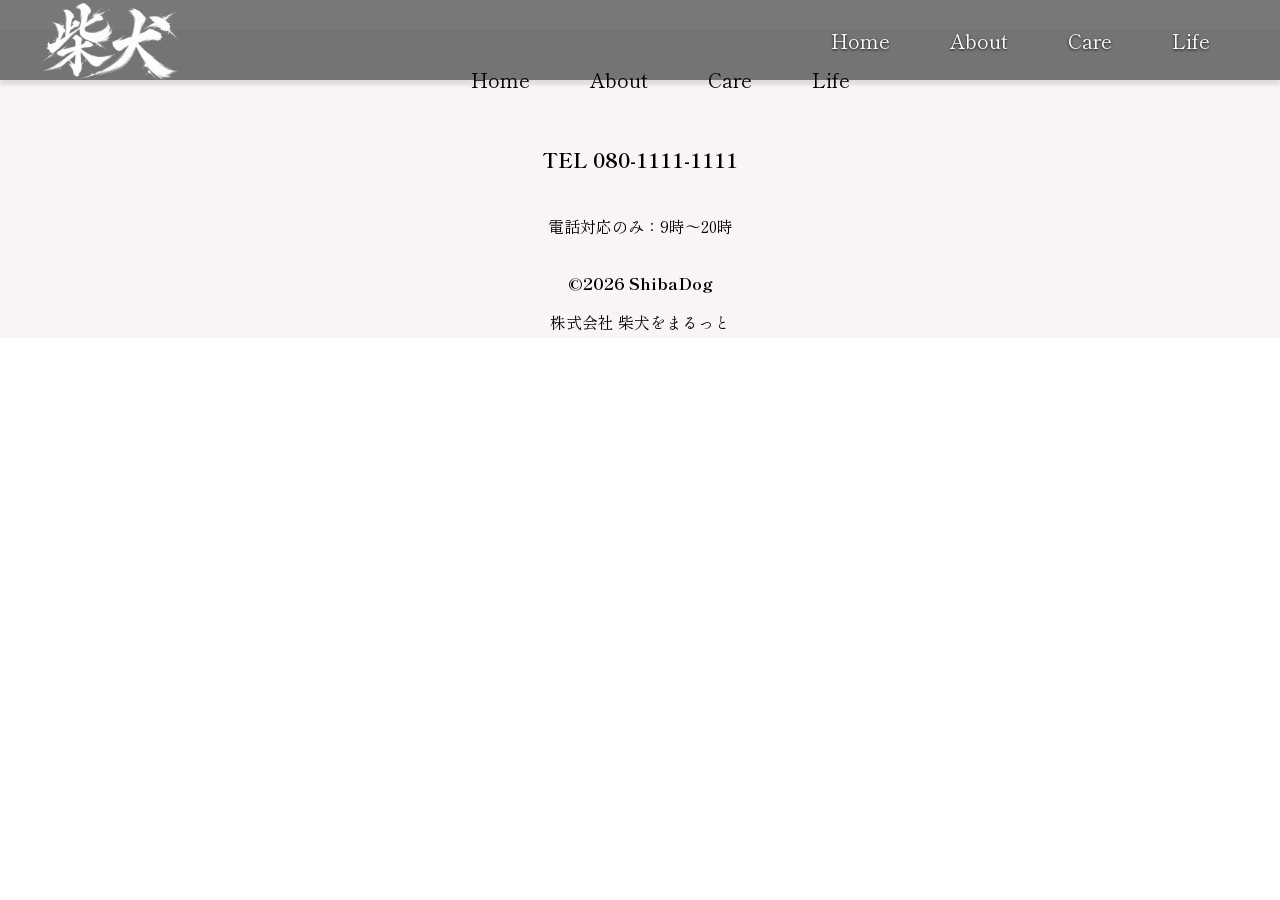
<file: DogMatch_Site/html/base.html>
<!DOCTYPE html>
<html lang="ja">

<head>
    <meta charset="UTF-8">
    <meta name="viewport" content="width=device-width, initial-scale=1.0">
    <title>知っておきたい！柴犬のコト</title>
    <link rel="stylesheet" href="../css/base.css">
    <link rel="preconnect" href="https://fonts.googleapis.com">
    <link rel="preconnect" href="https://fonts.gstatic.com" crossorigin>
    <link href="https://fonts.googleapis.com/css2?family=IBM+Plex+Sans+JP&family=Shippori+Mincho&display=swap"
        rel="stylesheet">
</head>

<body>
    <header class="header">

        <div class="header-inner">

            <a href="./index.html" class="header-logo">
                <img src="../../DogMatch_Picture/DM_logo.png" alt="DogMatch-logo">
            </a>
            <button class="menu-button"></button>
            <!-- ボタンの説明的なの欲しい（肉球がメニューボタンだと分かりにくいから -->
            <div class="header-site-menu">
                <n class="site-menu">
                    <ul>
                        <li><a href="./index.html">Home</a></li>
                        <li><a href="./about.html">About</a></li>
                        <li><a href="./care.html">Care</a></li>
                        <li><a href="./life.html">Life</a></li>
                    </ul>
                </n>
            </div>
        </div>
    </header>
    <main>

    </main>
    <footer>
        <div class="site-menu">
            <nav class="base-menu">
                <ul>
                    <li><a href="./index.html">Home</a></li>
                    <li><a href="./about.html">About</a></li>
                    <li><a href="./care.html">Care</a></li>
                    <li><a href="./life.html">Life</a></li>
                </ul>
            </nav>
        </div>
        <div class="text-center">
            <div class="base-tel">
                <p>TEL 080-1111-1111</p>
            </div>
            <div class="base-time">
                <p>
                    電話対応のみ：9時〜20時
                </p>
            </div>
            <p class="copyright"><small>&copy;2026 ShibaDog</small></p>
            <p class="company">株式会社 柴犬をまるっと</p>
        </div>
    </footer>
    <script>
        // 動作したいものを見つける
        const menuButton = document.querySelector('.menu-button');
        const headerSiteMenu = document.querySelector('.header-site-menu');
        // 入力されるまで待つ
        menuButton.addEventListener('click', function () {
            headerSiteMenu.classList.toggle('show');//押すと表示が切り替わり、なければ出し、出されていれば引っ込める。
        });
    </script>
</body>

</html>
</file>
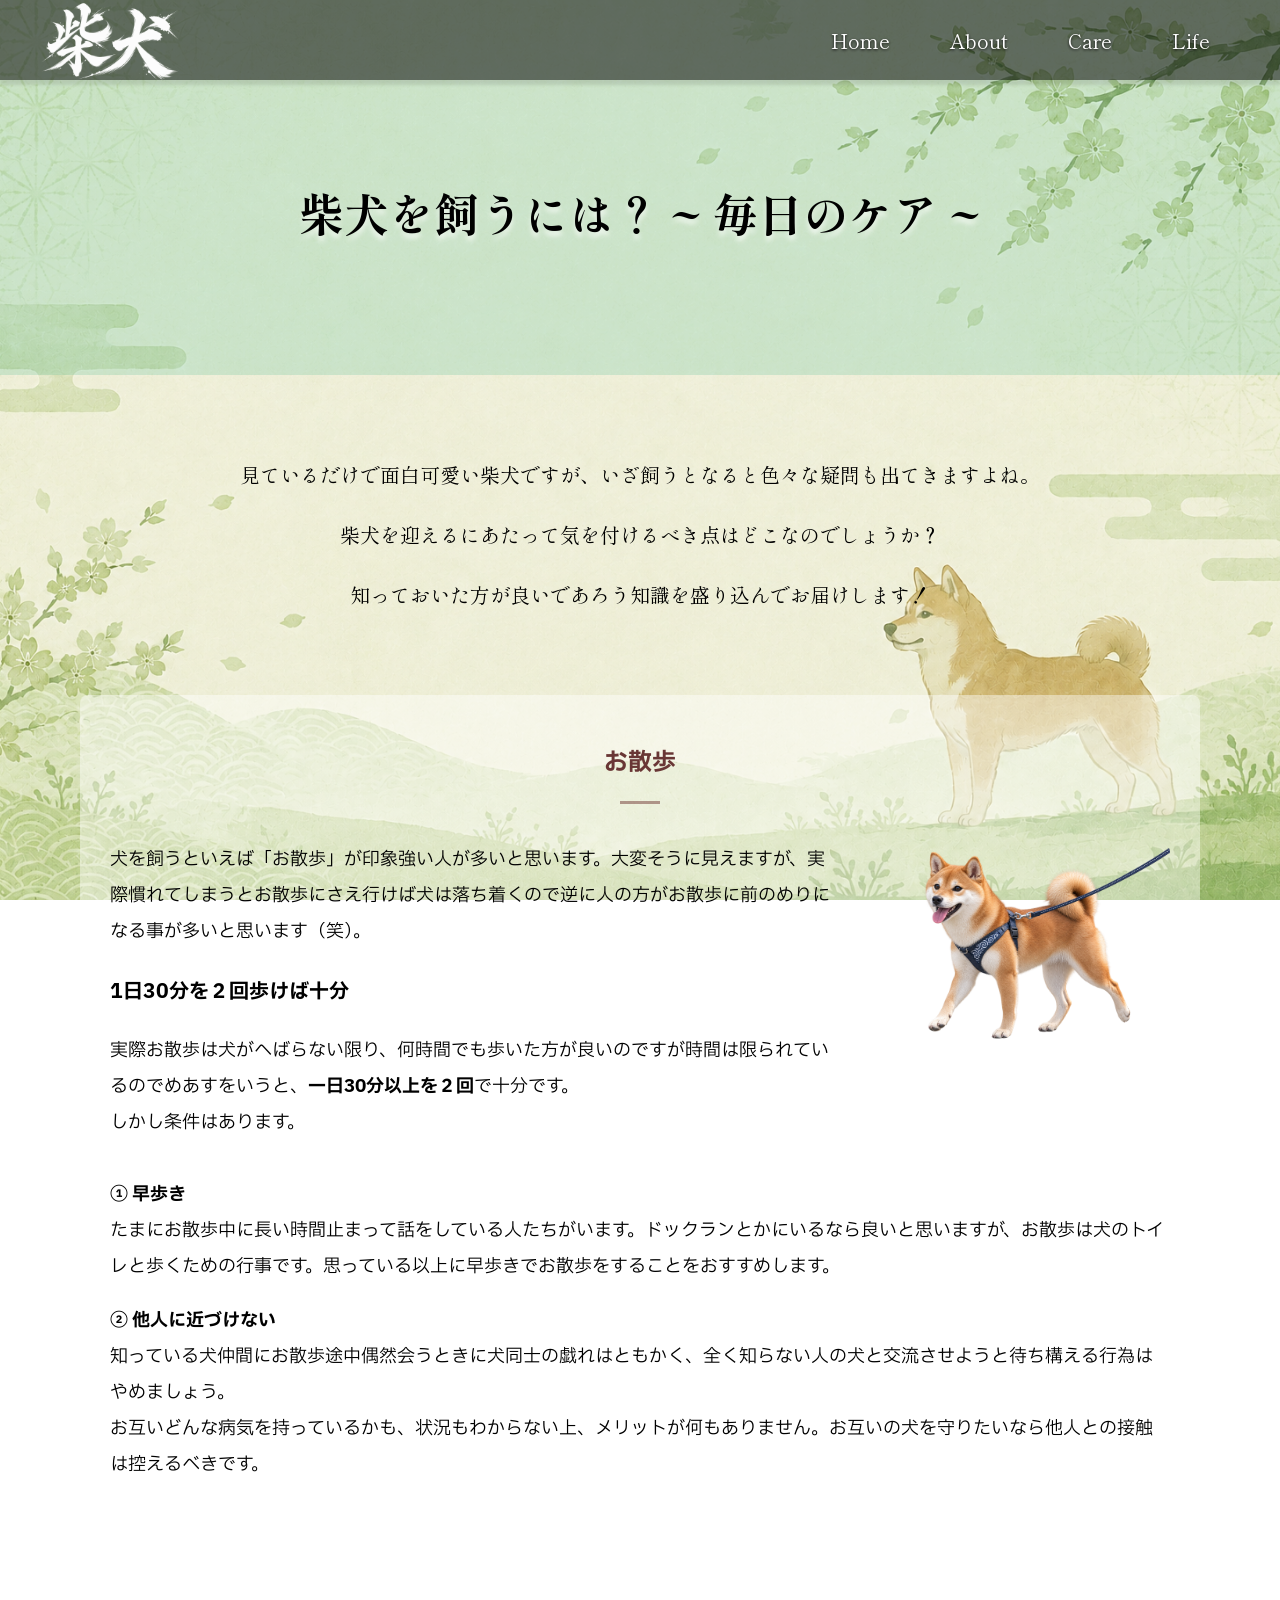
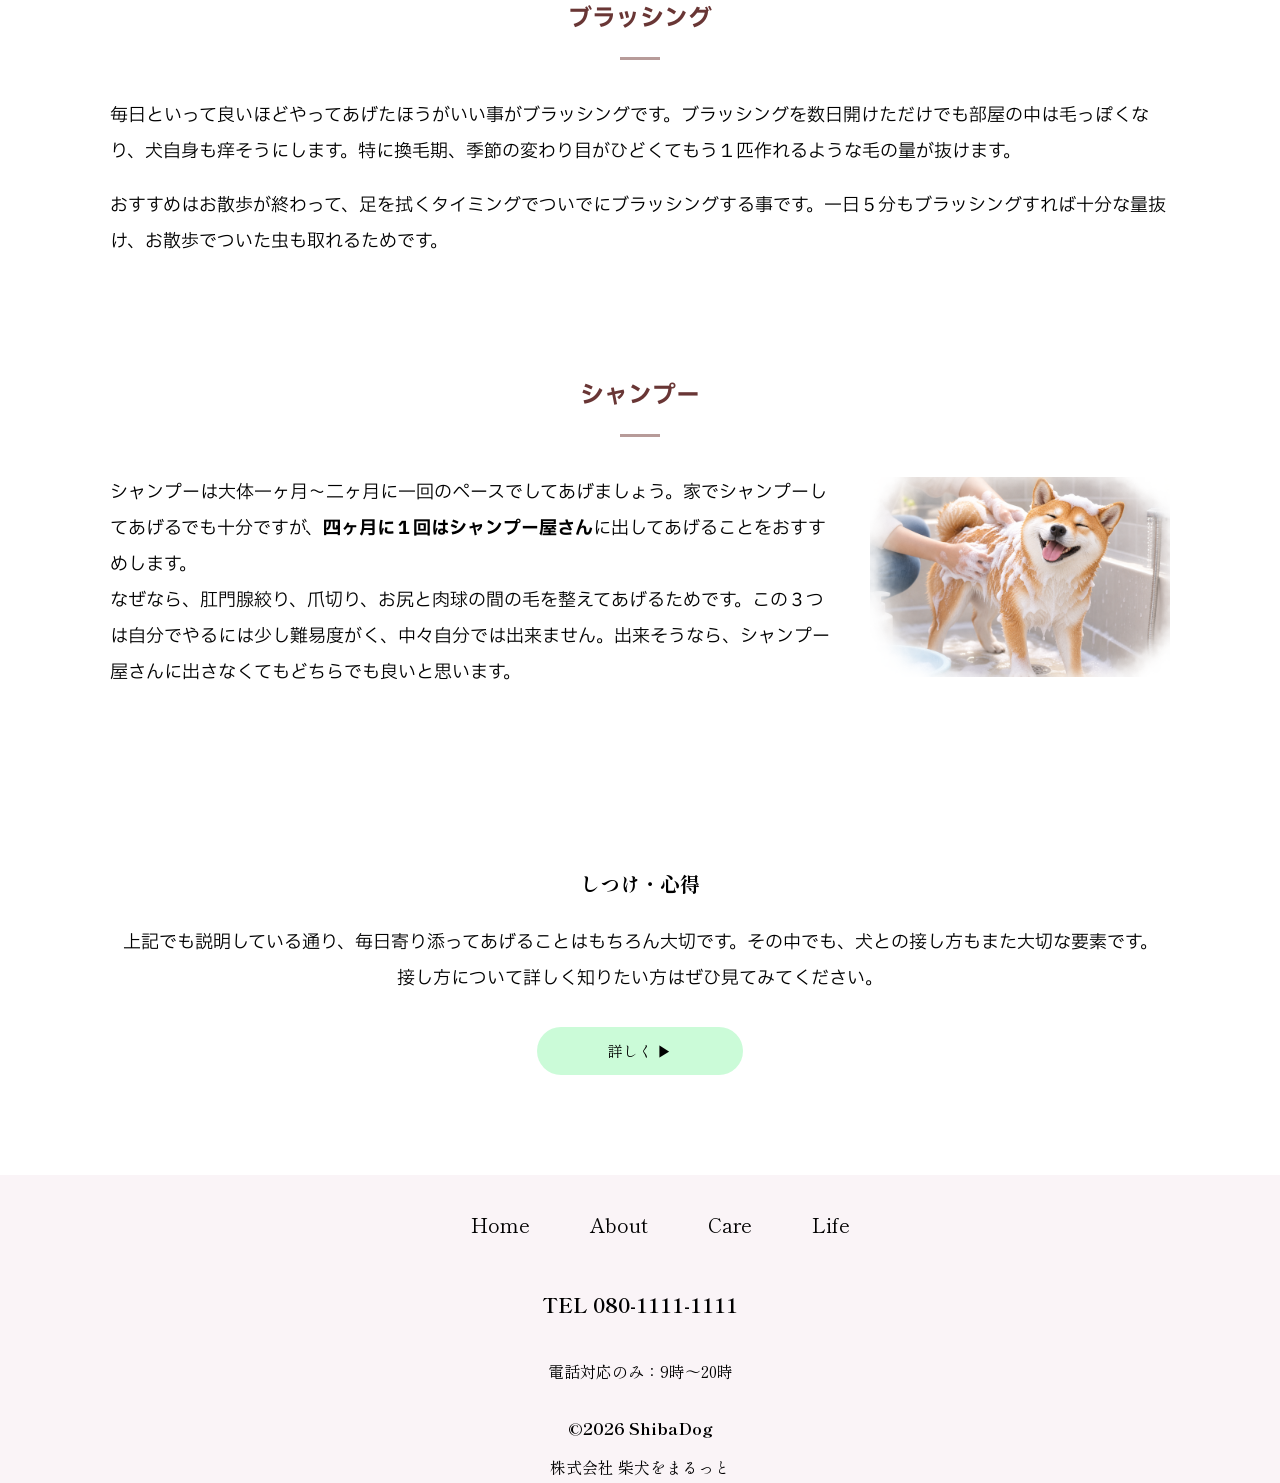
<file: DogMatch_Site/html/care.html>
<!DOCTYPE html>
<html lang="ja">

<head>
    <meta charset="UTF-8">
    <meta name="viewport" content="width=device-width, initial-scale=1.0">
    <title>知っておきたい！柴犬のコト</title>
    <link rel="stylesheet" href="../css/base.css">
    <link rel="stylesheet" href="../css/care.css">
    <link rel="preconnect" href="https://fonts.googleapis.com">
    <link rel="preconnect" href="https://fonts.gstatic.com" crossorigin>
    <link href="https://fonts.googleapis.com/css2?family=IBM+Plex+Sans+JP&family=Shippori+Mincho&display=swap"
        rel="stylesheet">
</head>

<body>
    <div id="page-transition" class="active"></div>
    <header class="header">
        <div class="header-inner">
            <a href="../../index.html" class="header-logo">
                <img src="../../DogMatch_Picture/DM_logo.png" alt="DogMatch-logo">
            </a>
            <button class="menu-button"></button>
            <div class="header-site-menu">
                <n class="site-menu">
                    <ul>
                        <li><a href="../../index.html">Home</a></li>
                        <li><a href="./about.html">About</a></li>
                        <li><a href="./care.html">Care</a></li>
                        <li><a href="./life.html">Life</a></li>
                    </ul>
                </n>
            </div>
        </div>
    </header>
    <main>
        <div class="title">
            <h1 class="big">柴犬を飼うには？ ~ 毎日のケア ~</h1>
            <h1 class="small">柴犬を飼うには？<br>~ 毎日のケア ~</h1>
        </div>
        <div class="fade-in">
            <div class="text-first">
                <p>見ているだけで面白可愛い柴犬ですが、いざ飼うとなると色々な疑問も出てきますよね。<br>柴犬を迎えるにあたって気を付けるべき点はどこなのでしょうか？<br>知っておいた方が良いであろう知識を盛り込んでお届けします！
                </p>
            </div>
        </div>
        <div class="details" style="background-color: #ffffff6d;">
            <h2>お散歩</h2>
            <div class="content">
                <img class="fade-in" src="../../DogMatch_Picture/walk.png" alt="さんぽ">
                <div class="cohesion">
                    <p class="fade-in">
                        犬を飼うといえば「お散歩」が印象強い人が多いと思います。大変そうに見えますが、実際慣れてしまうとお散歩にさえ行けば犬は落ち着くので逆に人の方がお散歩に前のめりになる事が多いと思います（笑）。
                    </p>
                    <div class="fade-in">
                        <h4>1日30分を２回歩けば十分</h4>
                        <p>実際お散歩は犬がへばらない限り、何時間でも歩いた方が良いのですが時間は限られているのでめあすをいうと、<strong>一日30分以上を２回</strong>で十分です。<br>しかし条件はあります。
                        </p>
                    </div>
                </div>
            </div>
            <p class="fade-in"><strong>①
                    早歩き</strong><br>たまにお散歩中に長い時間止まって話をしている人たちがいます。ドックランとかにいるなら良いと思いますが、お散歩は犬のトイレと歩くための行事です。思っている以上に早歩きでお散歩をすることをおすすめします。
            </p>
            <p class="fade-in"><strong>②
                    他人に近づけない</strong><br>知っている犬仲間にお散歩途中偶然会うときに犬同士の戯れはともかく、全く知らない人の犬と交流させようと待ち構える行為はやめましょう。<br>お互いどんな病気を持っているかも、状況もわからない上、メリットが何もありません。お互いの犬を守りたいなら他人との接触は控えるべきです。
            </p>
        </div>
        <div class="details">
            <h2>ブラッシング</h2>
            <div class="content">
                <div class="cohesion">
                    <div class="fade-in">
                        <p>毎日といって良いほどやってあげたほうがいい事がブラッシングです。ブラッシングを数日開けただけでも部屋の中は毛っぽくなり、犬自身も痒そうにします。特に換毛期、季節の変わり目がひどくてもう１匹作れるような毛の量が抜けます。
                        </p>
                        <p>おすすめはお散歩が終わって、足を拭くタイミングでついでにブラッシングする事です。一日５分もブラッシングすれば十分な量抜け、お散歩でついた虫も取れるためです。</p>
                    </div>
                </div>
            </div>
        </div>
        <div class="details">
            <h2>シャンプー</h2>
            <div class="content">
                <img class="fade-in" src="../../DogMatch_Picture/shampoo.png" style="padding-top: 0;" alt="シャンプー">
                <div class="cohesion">
                    <p class="fade-in">
                        シャンプーは大体一ヶ月〜二ヶ月に一回のペースでしてあげましょう。家でシャンプーしてあげるでも十分ですが、<strong>四ヶ月に１回はシャンプー屋さん</strong>に出してあげることをおすすめします。
                        <br>なぜなら、肛門腺絞り、爪切り、お尻と肉球の間の毛を整えてあげるためです。この３つは自分でやるには少し難易度がく、中々自分では出来ません。出来そうなら、シャンプー屋さんに出さなくてもどちらでも良いと思います。
                    </p>
                </div>
            </div>
        </div>
        <div class="care-first" style="text-align: center;">
            <h4 class="fade-in" style="margin-top: 50px;">しつけ・心得</h4>
            <p class="fade-in">上記でも説明している通り、毎日寄り添ってあげることはもちろん大切です。その中でも、犬との接し方もまた大切な要素です。<br>接し方について詳しく知りたい方はぜひ見てみてください。
            </p>
            <!-- ボタン（詳しく） -->
            <a class="link-button" href="./care2.html" id="Button">詳しく ▶︎</a>
        </div>
    </main>
    <footer>
        <div class="site-menu">
            <nav class="base-menu">
                <ul>
                    <li><a href="../../index.html">Home</a></li>
                    <li><a href="./about.html">About</a></li>
                    <li><a href="./care.html">Care</a></li>
                    <li><a href="./life.html">Life</a></li>
                </ul>
            </nav>
        </div>
        <div class="text-center">
            <div class="base-tel">
                <p>TEL 080-1111-1111</p>
            </div>
            <div class="base-time">
                <p>
                    電話対応のみ：9時〜20時
                </p>
            </div>
            <p class="copyright"><small>&copy;2026 ShibaDog</small></p>
            <p class="company">株式会社 柴犬をまるっと</p>
        </div>
    </footer>
    <script>
        // 動作したいものを見つける
        const menuButton = document.querySelector('.menu-button');
        const headerSiteMenu = document.querySelector('.header-site-menu');
        // 入力されるまで待つ
        menuButton.addEventListener('click', function () {
            headerSiteMenu.classList.toggle('show');//押すと表示が切り替わり、なければ出し、出されていれば引っ込める。
        });
        // 説明ならindex
        const observer = new IntersectionObserver(entries => {
            entries.forEach(entry => {
                if (entry.isIntersecting) entry.target.classList.add('is-visible');
            });
        });
        document.querySelectorAll('.fade-in').forEach(el => observer.observe(el));

        // 画面のフェード　page-transition
        window.addEventListener('DOMContentLoaded', () => {
            const overlay = document.getElementById('page-transition');
            requestAnimationFrame(() => {
                requestAnimationFrame(() => {
                    overlay.classList.remove('active'); // ここでフェードアウト開始
                });
            });
        });
        // リンククリック時:白くしてから遷移
        document.querySelectorAll('a').forEach(link => {
            link.addEventListener('click', function (e) {
                // 外部リンクや同ページ内リンクは除外したい場合はここで判定
                e.preventDefault();
                const href = this.getAttribute('href');
                const overlay = document.getElementById('page-transition');
                overlay.classList.add('active');

                setTimeout(() => {
                    window.location.href = href;
                }, 1000); // CSSのtransition時間と合わせる
            });
        });
        // カーソル設定
        let lastTime = 0;
        document.addEventListener('mousemove', function (e) {
            const now = Date.now(); // 今の時刻を取得
            if (now - lastTime < 150) {//時間設定
                return; // 前回置いてからまだINTERVALミリ秒経ってなければ何もしない
            }
            lastTime = now; // 今回置いた時刻を記録し直す
            const paw = document.createElement('img');//タグ作成
            paw.src = '../../DogMatch_Picture/cursor.png';
            paw.className = 'paw-trail';//cssで見た目を整えるための目印
            paw.style.left = e.pageX + 'px';
            paw.style.top = e.pageY + 'px';
            //マウスが動いたらその地点を記録
            document.body.appendChild(paw);//実際に追加

            // 一定時間後に消す(残り続けると重くなるため)
            setTimeout(() => {
                paw.remove();
            }, 800);
        });

        // クイズカウント
        sessionStorage.setItem('visited_care', 'true');
    </script>
</body>

</html>
</file>
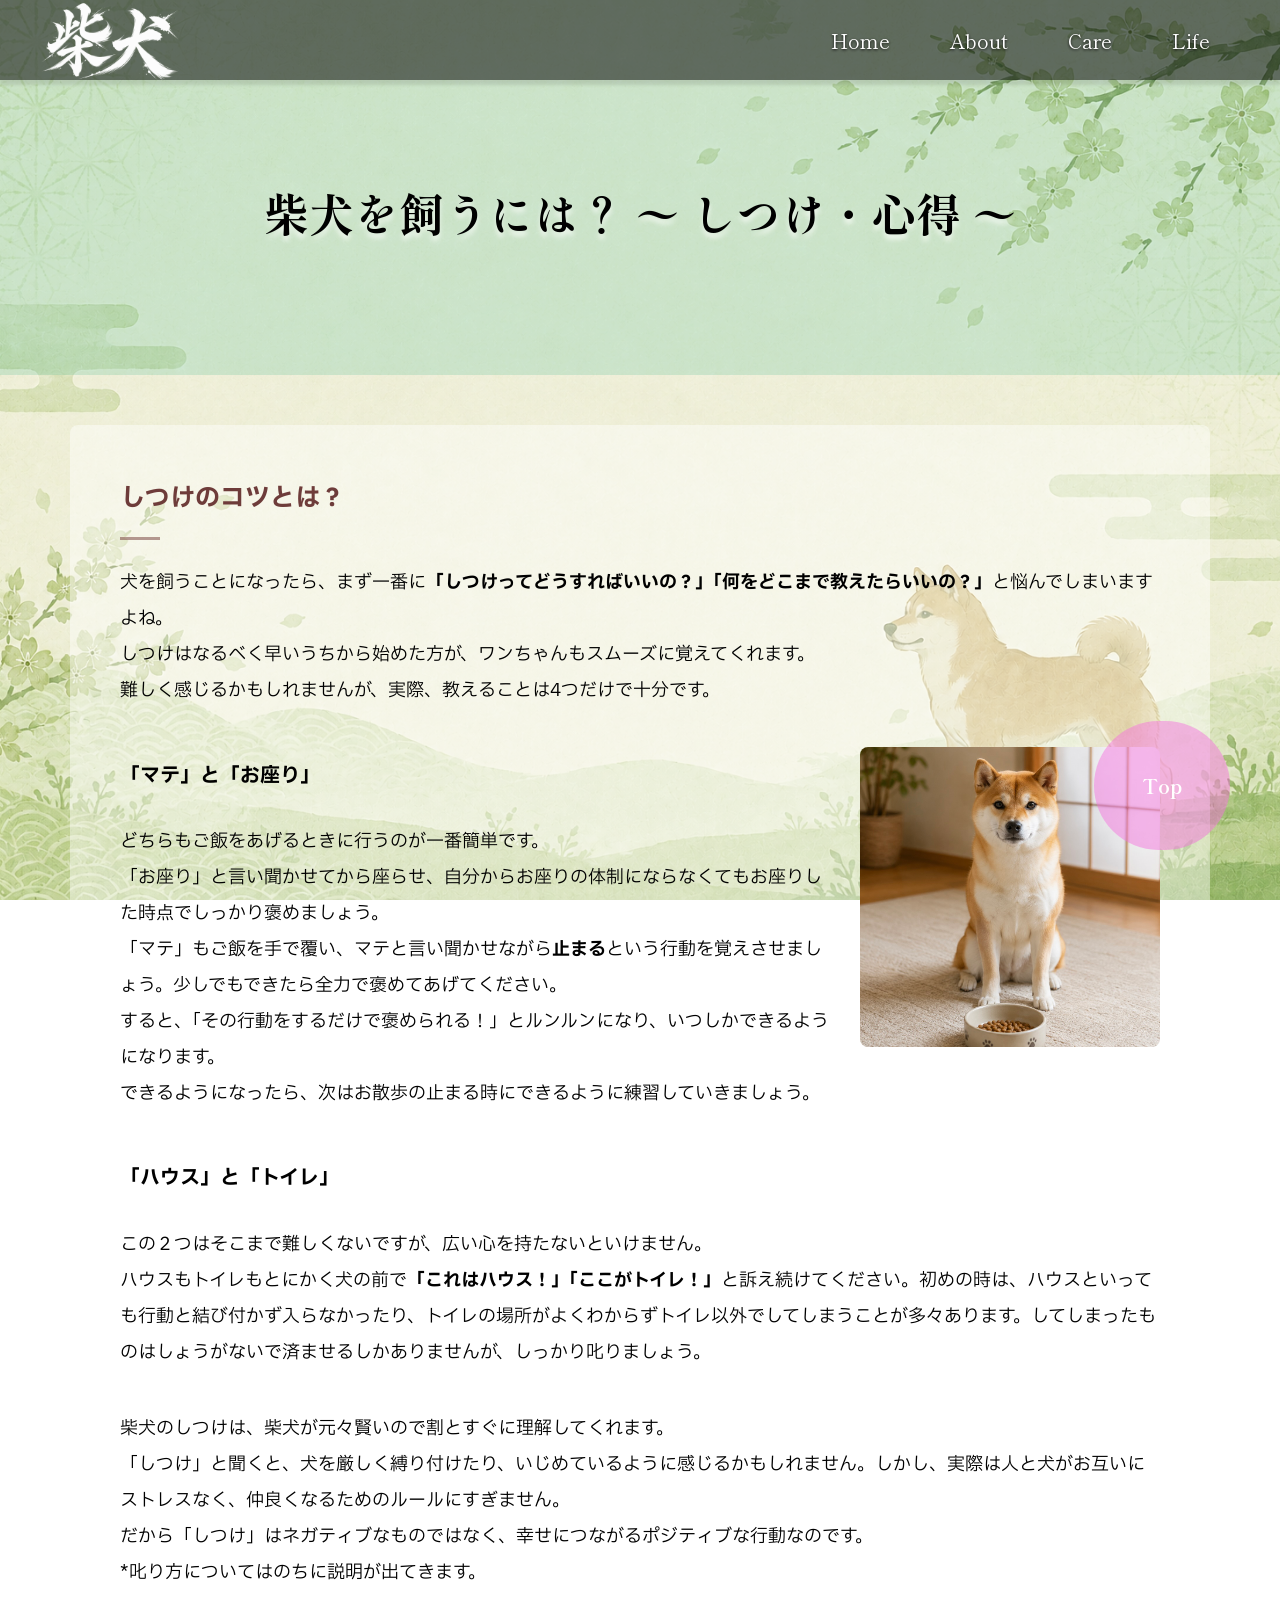
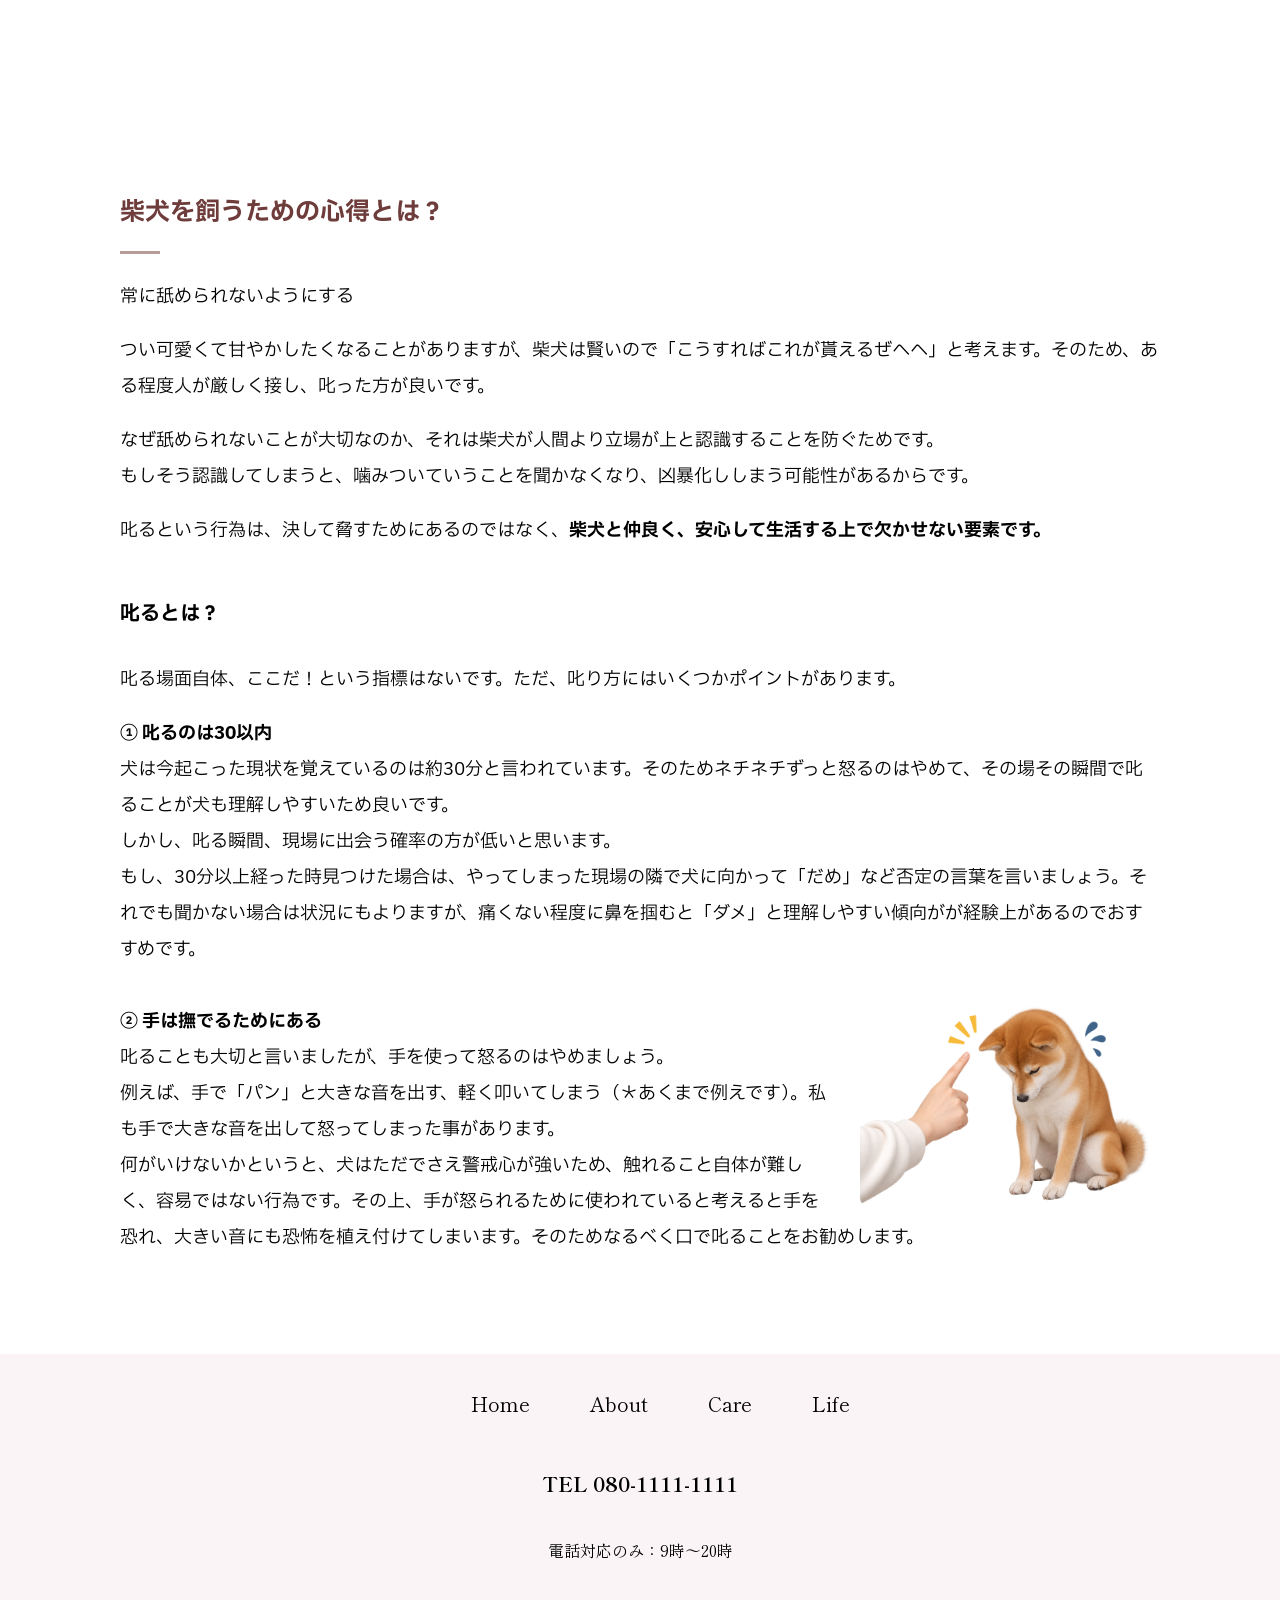
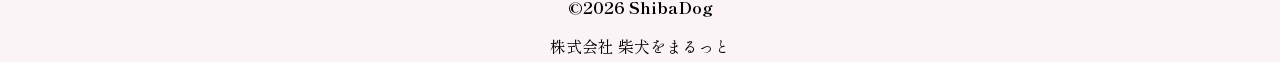
<file: DogMatch_Site/html/care2.html>
<!DOCTYPE html>
<html lang="ja">

<head>
    <meta charset="UTF-8">
    <meta name="viewport" content="width=device-width, initial-scale=1.0">
    <title>知っておきたい！柴犬のコト</title>
    <link rel="stylesheet" href="../css/base.css">
    <link rel="stylesheet" href="../css/care.css">
    <link rel="preconnect" href="https://fonts.googleapis.com">
    <link rel="preconnect" href="https://fonts.gstatic.com" crossorigin>
    <link href="https://fonts.googleapis.com/css2?family=IBM+Plex+Sans+JP&family=Shippori+Mincho&display=swap"
        rel="stylesheet">
</head>

<body>
    <div id="page-transition" class="active"></div>
    <header class="header">
        <div class="header-inner">
            <a href="./index.html" class="header-logo">
                <img src="../../DogMatch_Picture/DM_logo.png" alt="DogMatch-logo">
            </a>
            <button class="menu-button"></button>
            <div class="header-site-menu">
                <n class="site-menu">
                    <ul>
                        <li><a href="../../index.html">Home</a></li>
                        <li><a href="./about.html">About</a></li>
                        <li><a href="./care.html">Care</a></li>
                        <li><a href="./life.html">Life</a></li>
                    </ul>
                </n>
            </div>
        </div>
    </header>
    <main>
        <div class="title">
            <h1 class="big">柴犬を飼うには？ 〜 しつけ・心得 〜</h1>
            <h1 class="small">柴犬を飼うには？<br>〜 しつけ・心得 〜</h1>
        </div>
        <div class="main">
            <!-- 内容↓ -->
            <div class="care-first">
                <h3 class="fade-in">しつけのコツとは？</h3>
                <p class="fade-in">
                    犬を飼うことになったら、まず一番に<strong>「しつけってどうすればいいの？」「何をどこまで教えたらいいの？」</strong>と悩んでしまいますよね。<br>しつけはなるべく早いうちから始めた方が、ワンちゃんもスムーズに覚えてくれます。<br>難しく感じるかもしれませんが、実際、教えることは4つだけで十分です。
                </p>
                <div class="care">
                    <img class="fade-in" src="../../DogMatch_Picture/./wait.jpeg" alt="お座り柴犬">

                    <div class="_">
                        <h5 class="fade-in">「マテ」と「お座り」</h5>
                        <p class="fade-in">
                            どちらもご飯をあげるときに行うのが一番簡単です。<br>「お座り」と言い聞かせてから座らせ、自分からお座りの体制にならなくてもお座りした時点でしっかり褒めましょう。<br>「マテ」もご飯を手で覆い、マテと言い聞かせながら<strong>止まる</strong>という行動を覚えさせましょう。少しでもできたら全力で褒めてあげてください。<br>すると、「その行動をするだけで褒められる！」とルンルンになり、いつしかできるようになります。<br>できるようになったら、次はお散歩の止まる時にできるように練習していきましょう。
                        </p>
                    </div>
                </div>

                <h5 class="fade-in">「ハウス」と「トイレ」</h5>
                <p class="fade-in">
                    この２つはそこまで難しくないですが、広い心を持たないといけません。<br>ハウスもトイレもとにかく犬の前で<strong>「これはハウス！」「ここがトイレ！」</strong>と訴え続けてください。初めの時は、ハウスといっても行動と結び付かず入らなかったり、トイレの場所がよくわからずトイレ以外でしてしまうことが多々あります。してしまったものはしょうがないで済ませるしかありませんが、しっかり叱りましょう。<br>
                </p>
                <div class="fade-in">
                    <p class="summary">
                        柴犬のしつけは、柴犬が元々賢いので割とすぐに理解してくれます。<br>「しつけ」と聞くと、犬を厳しく縛り付けたり、いじめているように感じるかもしれません。しかし、実際は人と犬がお互いにストレスなく、仲良くなるためのルールにすぎません。<br>だから「しつけ」はネガティブなものではなく、幸せにつながるポジティブな行動なのです。<br>*叱り方についてはのちに説明が出てきます。
                    </p>
                </div>
            </div>
            <div class="care-first" style="margin-top: 100px;">
                <h3 class="fade-in">柴犬を飼うための心得とは？</h3>
                <div class="fade-in">
                    <p class="main-text">常に舐められないようにする</p>
                </div>
                <p class="fade-in">つい可愛くて甘やかしたくなることがありますが、柴犬は賢いので「こうすればこれが貰えるぜへへ」と考えます。そのため、ある程度人が厳しく接し、叱った方が良いです。
                <p class="fade-in">
                    なぜ舐められないことが大切なのか、それは柴犬が人間より立場が上と認識することを防ぐためです。<br>もしそう認識してしまうと、噛みついていうことを聞かなくなり、凶暴化ししまう可能性があるからです。
                </p>
                <p class="fade-in">叱るという行為は、決して脅すためにあるのではなく、<strong>柴犬と仲良く、安心して生活する上で欠かせない要素です。</strong></p>
                <h5 class="fade-in" style="margin-top: 50px;">叱るとは？</h5>
                <p class="fade-in">叱る場面自体、ここだ！という指標はないです。ただ、叱り方にはいくつかポイントがあります。</p>
                <p class="fade-in"><strong>①
                        叱るのは30以内</strong><br>犬は今起こった現状を覚えているのは約30分と言われています。そのためネチネチずっと怒るのはやめて、その場その瞬間で叱ることが犬も理解しやすいため良いです。<br>しかし、叱る瞬間、現場に出会う確率の方が低いと思います。<br>もし、30分以上経った時見つけた場合は、やってしまった現場の隣で犬に向かって「だめ」など否定の言葉を言いましょう。それでも聞かない場合は状況にもよりますが、痛くない程度に鼻を掴むと「ダメ」と理解しやすい傾向がが経験上があるのでおすすめです。
                </p>
                <div class="care">
                    <img class="fade-in" src="../../DogMatch_Picture/angry.png" alt="叱り">
                    <p class="fade-in"><strong>②
                            手は撫でるためにある</strong><br>叱ることも大切と言いましたが、手を使って怒るのはやめましょう。<br>例えば、手で「パン」と大きな音を出す、軽く叩いてしまう（＊あくまで例えです）。私も手で大きな音を出して怒ってしまった事があります。<br>何がいけないかというと、犬はただでさえ警戒心が強いため、触れること自体が難しく、容易ではない行為です。その上、手が怒られるために使われていると考えると手を恐れ、大きい音にも恐怖を植え付けてしまいます。そのためなるべく口で叱ることをお勧めします。
                    </p>
                </div>
            </div>
        </div>
        <div class="button">
            <a href="./care.html">Top</a>
        </div>
    </main>
    <footer>
        <div class="site-menu">
            <nav class="base-menu">
                <ul>
                    <li><a href="../../index.html">Home</a></li>
                    <li><a href="./about.html">About</a></li>
                    <li><a href="./care.html">Care</a></li>
                    <li><a href="./life.html">Life</a></li>
                </ul>
            </nav>
        </div>
        <div class="text-center">
            <div class="base-tel">
                <p>TEL 080-1111-1111</p>
            </div>
            <div class="base-time">
                <p>
                    電話対応のみ：9時〜20時
                </p>
            </div>
            <p class="copyright"><small>&copy;2026 ShibaDog</small></p>
            <p class="company">株式会社 柴犬をまるっと</p>
        </div>
    </footer>
    <script>
        // 動作したいものを見つける
        const menuButton = document.querySelector('.menu-button');
        const headerSiteMenu = document.querySelector('.header-site-menu');
        // 入力されるまで待つ
        menuButton.addEventListener('click', function () {
            headerSiteMenu.classList.toggle('show');//押すと表示が切り替わり、なければ出し、出されていれば引っ込める。
        });
        // 説明ならindex
        const observer = new IntersectionObserver(entries => {
            entries.forEach(entry => {
                if (entry.isIntersecting) entry.target.classList.add('is-visible');
            });
        });
        document.querySelectorAll('.fade-in').forEach(el => observer.observe(el));

        // 画面のフェード　page-transition
        window.addEventListener('DOMContentLoaded', () => {
            const overlay = document.getElementById('page-transition');
            requestAnimationFrame(() => {
                requestAnimationFrame(() => {
                    overlay.classList.remove('active'); // ここでフェードアウト開始
                });
            });
        });
        // リンククリック時:白くしてから遷移
        document.querySelectorAll('a').forEach(link => {
            link.addEventListener('click', function (e) {
                // 外部リンクや同ページ内リンクは除外したい場合はここで判定
                e.preventDefault();
                const href = this.getAttribute('href');
                const overlay = document.getElementById('page-transition');
                overlay.classList.add('active');

                setTimeout(() => {
                    window.location.href = href;
                }, 1000); // CSSのtransition時間と合わせる
            });
        });
        // カーソル設定
        let lastTime = 0;
        document.addEventListener('mousemove', function (e) {
            const now = Date.now(); // 今の時刻を取得
            if (now - lastTime < 150) {//時間設定
                return; // 前回置いてからまだINTERVALミリ秒経ってなければ何もしない
            }
            lastTime = now; // 今回置いた時刻を記録し直す
            const paw = document.createElement('img');//タグ作成
            paw.src = '../../DogMatch_Picture/cursor.png';
            paw.className = 'paw-trail';//cssで見た目を整えるための目印
            paw.style.left = e.pageX + 'px';
            paw.style.top = e.pageY + 'px';
            //マウスが動いたらその地点を記録
            document.body.appendChild(paw);//実際に追加

            // 一定時間後に消す(残り続けると重くなるため)
            setTimeout(() => {
                paw.remove();
            }, 800);
        });
    </script>
</body>

</html>
</file>
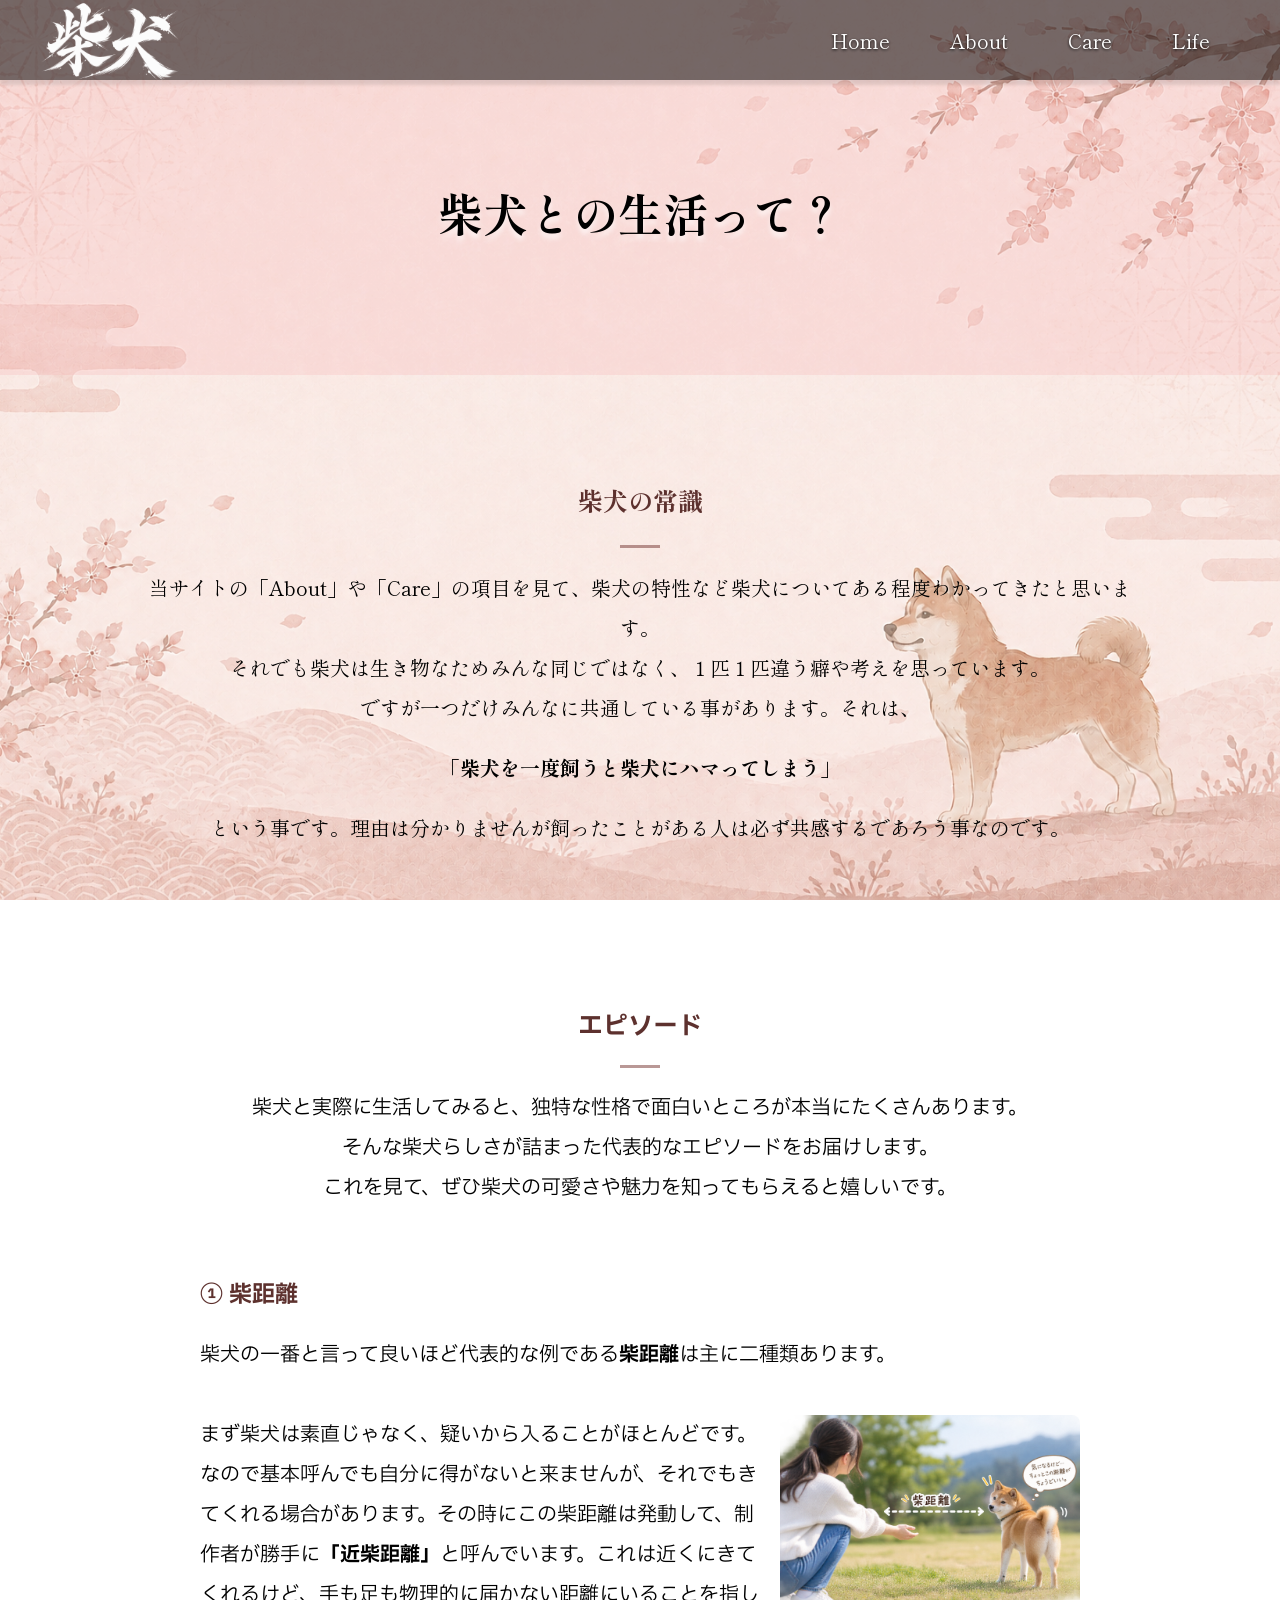
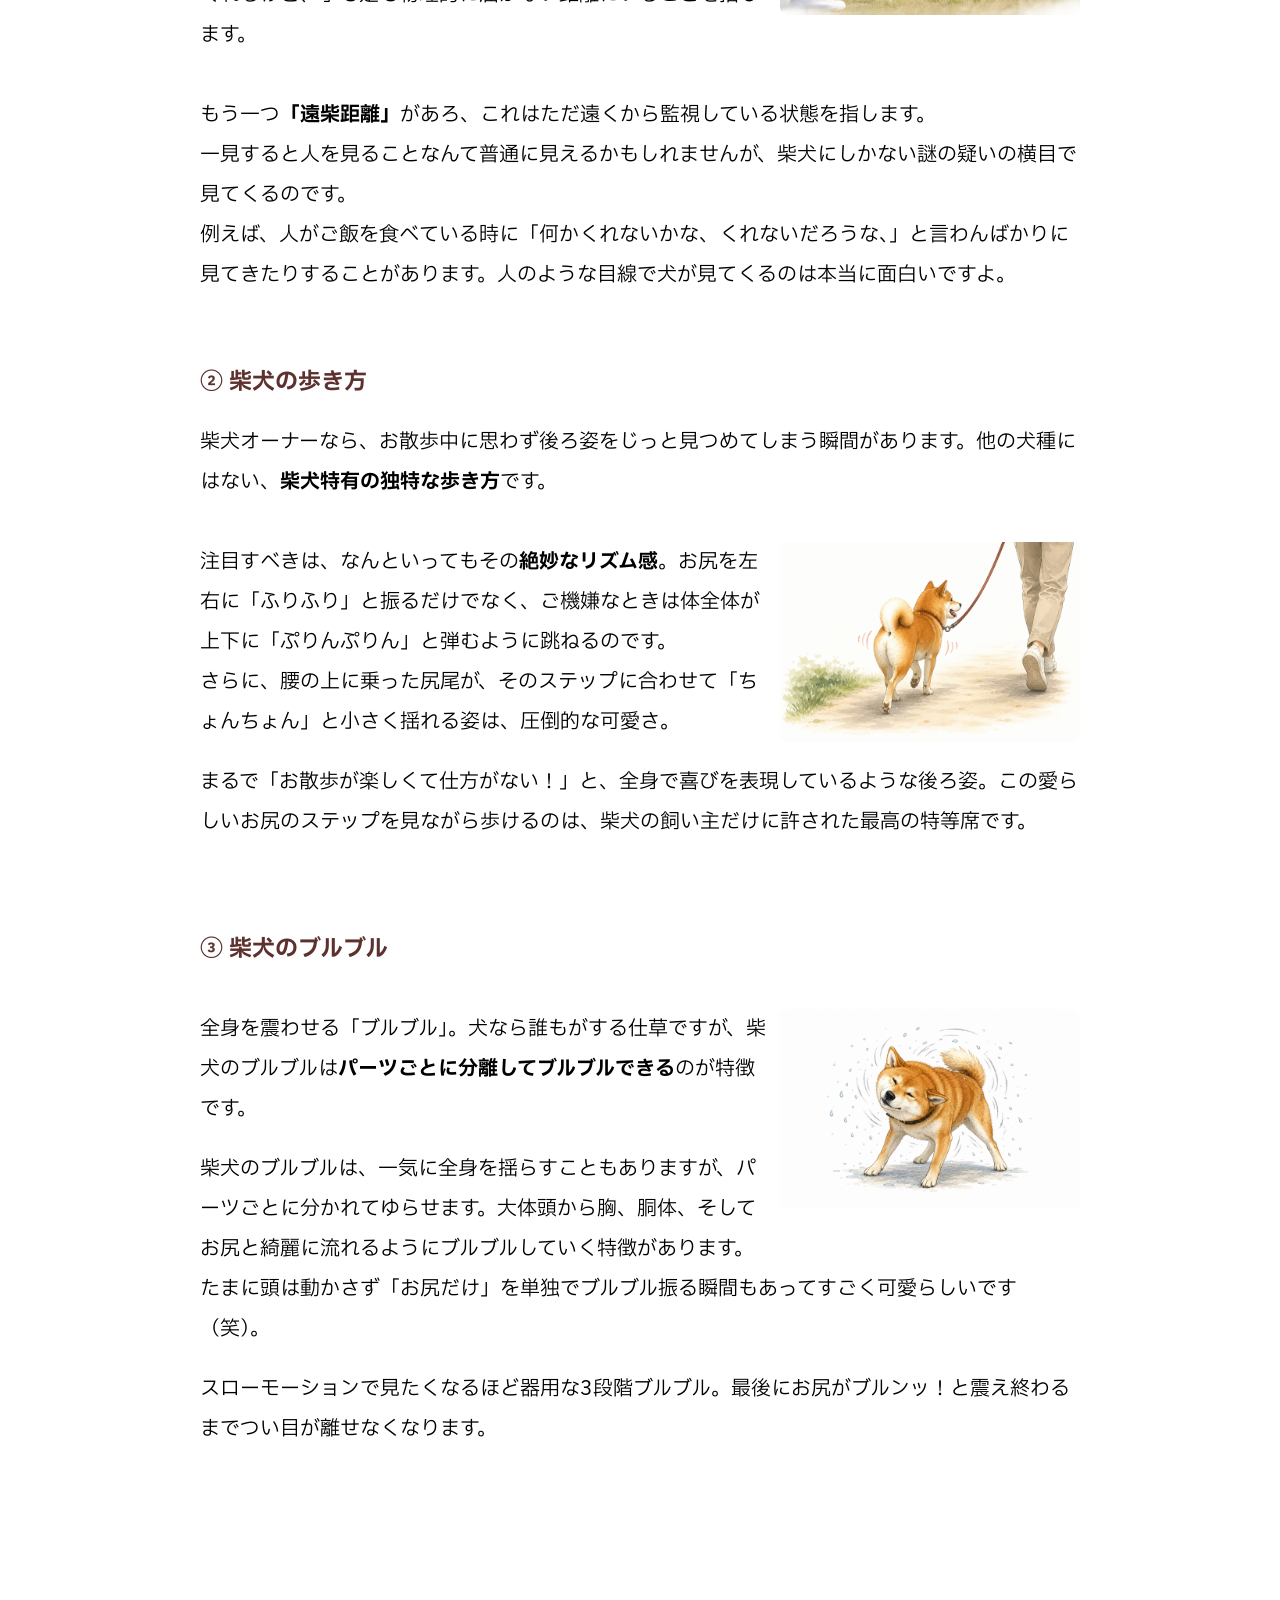
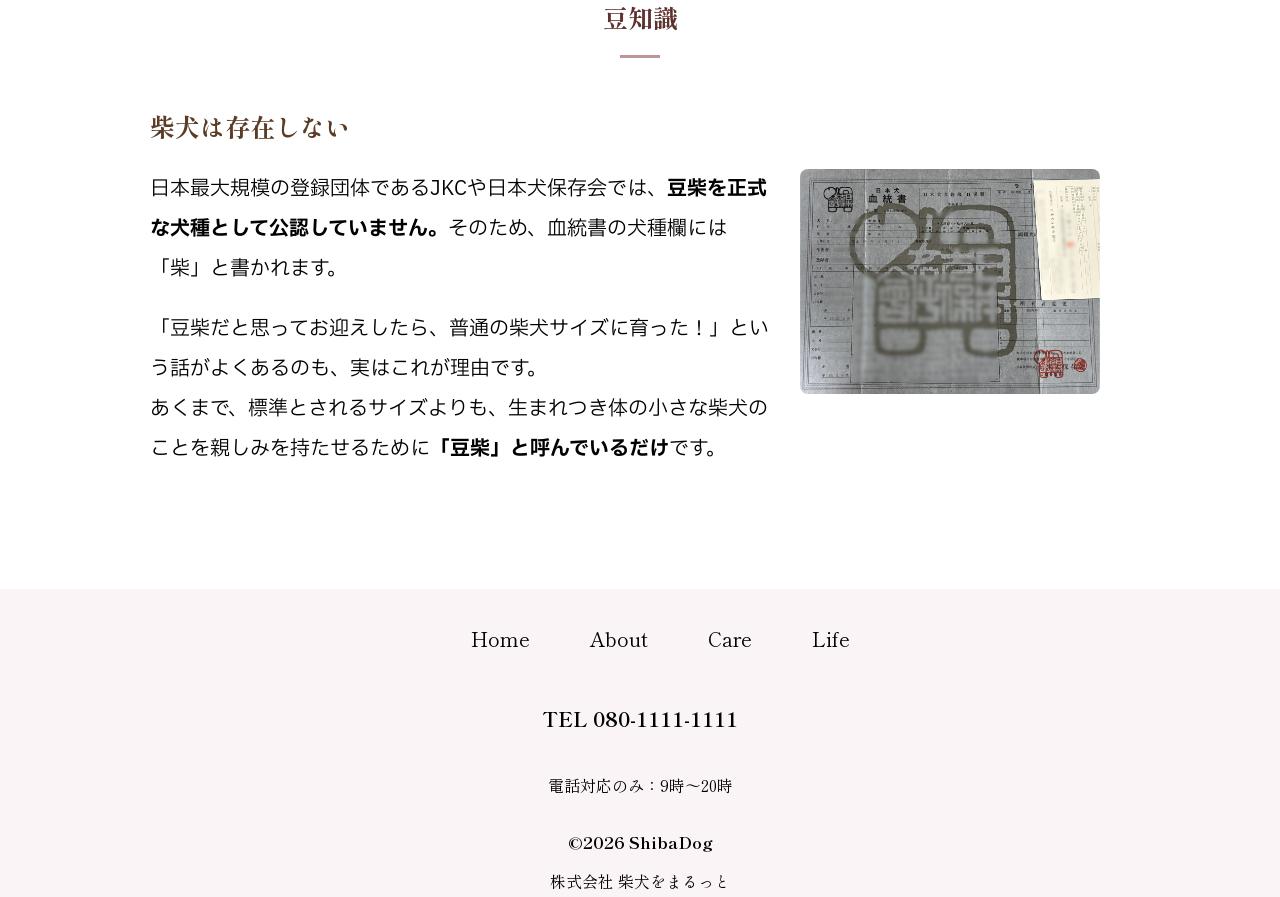
<file: DogMatch_Site/html/life.html>
<!DOCTYPE html>
<html lang="ja">

<head>
    <meta charset="UTF-8">
    <meta name="viewport" content="width=device-width, initial-scale=1.0">
    <title>知っておきたい！柴犬のコト</title>
    <link rel="stylesheet" href="../css/base.css">
    <link rel="stylesheet" href="../css/life.css">
    <link rel="preconnect" href="https://fonts.googleapis.com">
    <link rel="preconnect" href="https://fonts.gstatic.com" crossorigin>
    <link href="https://fonts.googleapis.com/css2?family=IBM+Plex+Sans+JP&family=Shippori+Mincho&display=swap"
        rel="stylesheet">
</head>

<body>
    <div id="page-transition" class="active"></div>
    <header class="header">
        <div class="header-inner">
            <a href="../../index.html" class="header-logo">
                <img src="../../DogMatch_Picture/DM_logo.png" alt="DogMatch-logo">
            </a>
            <button class="menu-button"></button>
            <!-- ボタンの説明的なの欲しい（肉球がメニューボタンだと分かりにくいから -->
            <div class="header-site-menu">
                <n class="site-menu">
                    <ul>
                        <li><a href="../../index.html">Home</a></li>
                        <li><a href="./about.html">About</a></li>
                        <li><a href="./care.html">Care</a></li>
                        <li><a href="./life.html">Life</a></li>
                    </ul>
                </n>
            </div>
        </div>
    </header>
    <main>
        <div class="title">
            <h1>柴犬との生活って？</h1>
        </div>
        <div class="main">
            <div class="advantage">
                <h2>柴犬の常識</h2>
                <p>
                    当サイトの「About」や「Care」の項目を見て、柴犬の特性など柴犬についてある程度わかってきたと思います。<br>それでも柴犬は生き物なためみんな同じではなく、１匹１匹違う癖や考えを思っています。<br>ですが一つだけみんなに共通している事があります。それは、
                </p>
                <p class="fade-in"><strong>「柴犬を一度飼うと柴犬にハマってしまう」</strong></p>
                <p>という事です。理由は分かりませんが飼ったことがある人は必ず共感するであろう事なのです。
                </p>
            </div>
            <div class="ep-all">
                <div class="ep">
                    <h2 class="fade-in">エピソード</h2>
                    <p class="fade-in">
                        柴犬と実際に生活してみると、独特な性格で面白いところが本当にたくさんあります。<br>そんな柴犬らしさが詰まった代表的なエピソードをお届けします。<br>これを見て、ぜひ柴犬の可愛さや魅力を知ってもらえると嬉しいです。
                    </p>
                </div>
                <h3>① 柴距離</h3>
                <p class="fade-in">柴犬の一番と言って良いほど代表的な例である<strong>柴距離</strong>は主に二種類あります。
                <div class="distance">
                    <img class="fade-in" src="../../DogMatch_Picture/distance.png" alt="柴距離">
                    <p class="fade-in">
                        まず柴犬は素直じゃなく、疑いから入ることがほとんどです。<br>なので基本呼んでも自分に得がないと来ませんが、それでもきてくれる場合があります。その時にこの柴距離は発動して、制作者が勝手に<strong>「近柴距離」</strong>と呼んでいます。これは近くにきてくれるけど、手も足も物理的に届かない距離にいることを指します。
                    </p>
                </div>
                <p class="fade-in">
                    もう一つ<strong>「遠柴距離」</strong>があろ、これはただ遠くから監視している状態を指します。<br>一見すると人を見ることなんて普通に見えるかもしれませんが、柴犬にしかない謎の疑いの横目で見てくるのです。<br>例えば、人がご飯を食べている時に「何かくれないかな、くれないだろうな、」と言わんばかりに見てきたりすることがあります。人のような目線で犬が見てくるのは本当に面白いですよ。
                </p>
                <h3>② 柴犬の歩き方</h3>
                <p class="fade-in">柴犬オーナーなら、お散歩中に思わず後ろ姿をじっと見つめてしまう瞬間があります。他の犬種にはない、<strong>柴犬特有の独特な歩き方</strong>です。</p>
                <div class="distance">
                    <img class="fade-in" src="../../DogMatch_Picture/Butt.png" alt="歩き方">
                    <p class="fade-in">
                        注目すべきは、なんといってもその<strong>絶妙なリズム感</strong>。お尻を左右に「ふりふり」と振るだけでなく、ご機嫌なときは体全体が上下に「ぷりんぷりん」と弾むように跳ねるのです。<br>さらに、腰の上に乗った尻尾が、そのステップに合わせて「ちょんちょん」と小さく揺れる姿は、圧倒的な可愛さ。
                    </p>
                    <p class="fade-in">
                        まるで「お散歩が楽しくて仕方がない！」と、全身で喜びを表現しているような後ろ姿。この愛らしいお尻のステップを見ながら歩けるのは、柴犬の飼い主だけに許された最高の特等席です。
                    </p>
                </div>
                <h3>③ 柴犬のブルブル</h3>
                <div class="distance">
                    <img class="fade-in" src="../../DogMatch_Picture/buru.png" alt="ブルブル">
                    <p class="fade-in">全身を震わせる「ブルブル」。犬なら誰もがする仕草ですが、柴犬のブルブルは<strong>パーツごとに分離してブルブルできる</strong>のが特徴です。
                    </p>
                    <p class="fade-in">
                        柴犬のブルブルは、一気に全身を揺らすこともありますが、パーツごとに分かれてゆらせます。大体頭から胸、胴体、そしてお尻と綺麗に流れるようにブルブルしていく特徴があります。<br>たまに頭は動かさず「お尻だけ」を単独でブルブル振る瞬間もあってすごく可愛らしいです（笑）。
                    </p>
                    <p class="fade-in">スローモーションで見たくなるほど器用な3段階ブルブル。最後にお尻がブルンッ！と震え終わるまでつい目が離せなくなります。
                    </p>
                </div>
            </div>
        </div>
        <div class="did-you-know">
            <h2>豆知識</h2>
            <div class="img">
                <h3>柴犬は存在しない</h3>
                <img src="../../DogMatch_Picture/dog.JPG" alt="血統書">
                <p>日本最大規模の登録団体であるJKCや日本犬保存会では、<strong
                        class="fade-in">豆柴を正式な犬種として公認していません。</strong>そのため、血統書の犬種欄には「柴」と書かれます。</p>
                <p>「豆柴だと思ってお迎えしたら、普通の柴犬サイズに育った！」という話がよくあるのも、実はこれが理由です。<br>あくまで、標準とされるサイズよりも、生まれつき体の小さな柴犬のことを親しみを持たせるために<strong>「豆柴」と呼んでいるだけ</strong>です。
                </p>
            </div>
        </div>
    </main>
    <footer>
        <div class="site-menu">
            <nav class="base-menu">
                <ul>
                    <li><a href="../../index.html">Home</a></li>
                    <li><a href="./about.html">About</a></li>
                    <li><a href="./care.html">Care</a></li>
                    <li><a href="./life.html">Life</a></li>
                </ul>
            </nav>
        </div>
        <div class="text-center">
            <div class="base-tel">
                <p>TEL 080-1111-1111</p>
            </div>
            <div class="base-time">
                <p>
                    電話対応のみ：9時〜20時
                </p>
            </div>
            <p class="copyright"><small>&copy;2026 ShibaDog</small></p>
            <p class="company">株式会社 柴犬をまるっと</p>
        </div>
    </footer>
    <script>
        // 動作したいものを見つける
        const menuButton = document.querySelector('.menu-button');
        const headerSiteMenu = document.querySelector('.header-site-menu');
        // 入力されるまで待つ
        menuButton.addEventListener('click', function () {
            headerSiteMenu.classList.toggle('show');//押すと表示が切り替わり、なければ出し、出されていれば引っ込める。
        });
        // 説明ならindex
        const observer = new IntersectionObserver(entries => {
            entries.forEach(entry => {
                if (entry.isIntersecting) entry.target.classList.add('is-visible');
            });
        });
        document.querySelectorAll('.fade-in').forEach(el => observer.observe(el));

        // 画面のフェード　page-transition
        window.addEventListener('DOMContentLoaded', () => {
            const overlay = document.getElementById('page-transition');
            requestAnimationFrame(() => {
                requestAnimationFrame(() => {
                    overlay.classList.remove('active'); // ここでフェードアウト開始
                });
            });
        });
        // リンククリック時:白くしてから遷移
        document.querySelectorAll('a').forEach(link => {
            link.addEventListener('click', function (e) {
                // 外部リンクや同ページ内リンクは除外したい場合はここで判定
                e.preventDefault();
                const href = this.getAttribute('href');
                const overlay = document.getElementById('page-transition');
                overlay.classList.add('active');

                setTimeout(() => {
                    window.location.href = href;
                }, 600); // CSSのtransition時間と合わせる
            });
        });
        // カーソル設定
        let lastTime = 0;
        document.addEventListener('mousemove', function (e) {
            const now = Date.now(); // 今の時刻を取得
            if (now - lastTime < 150) {//時間設定
                return; // 前回置いてからまだINTERVALミリ秒経ってなければ何もしない
            }
            lastTime = now; // 今回置いた時刻を記録し直す
            const paw = document.createElement('img');//タグ作成
            paw.src = '../../DogMatch_Picture/cursor.png';
            paw.className = 'paw-trail';//cssで見た目を整えるための目印
            paw.style.left = e.pageX + 'px';
            paw.style.top = e.pageY + 'px';
            //マウスが動いたらその地点を記録
            document.body.appendChild(paw);//実際に追加

            // 一定時間後に消す(残り続けると重くなるため)
            setTimeout(() => {
                paw.remove();
            }, 800);
        });
        // クイズカウント
        sessionStorage.setItem('visited_life', 'true');
    </script>
</body>

</html>
</file>
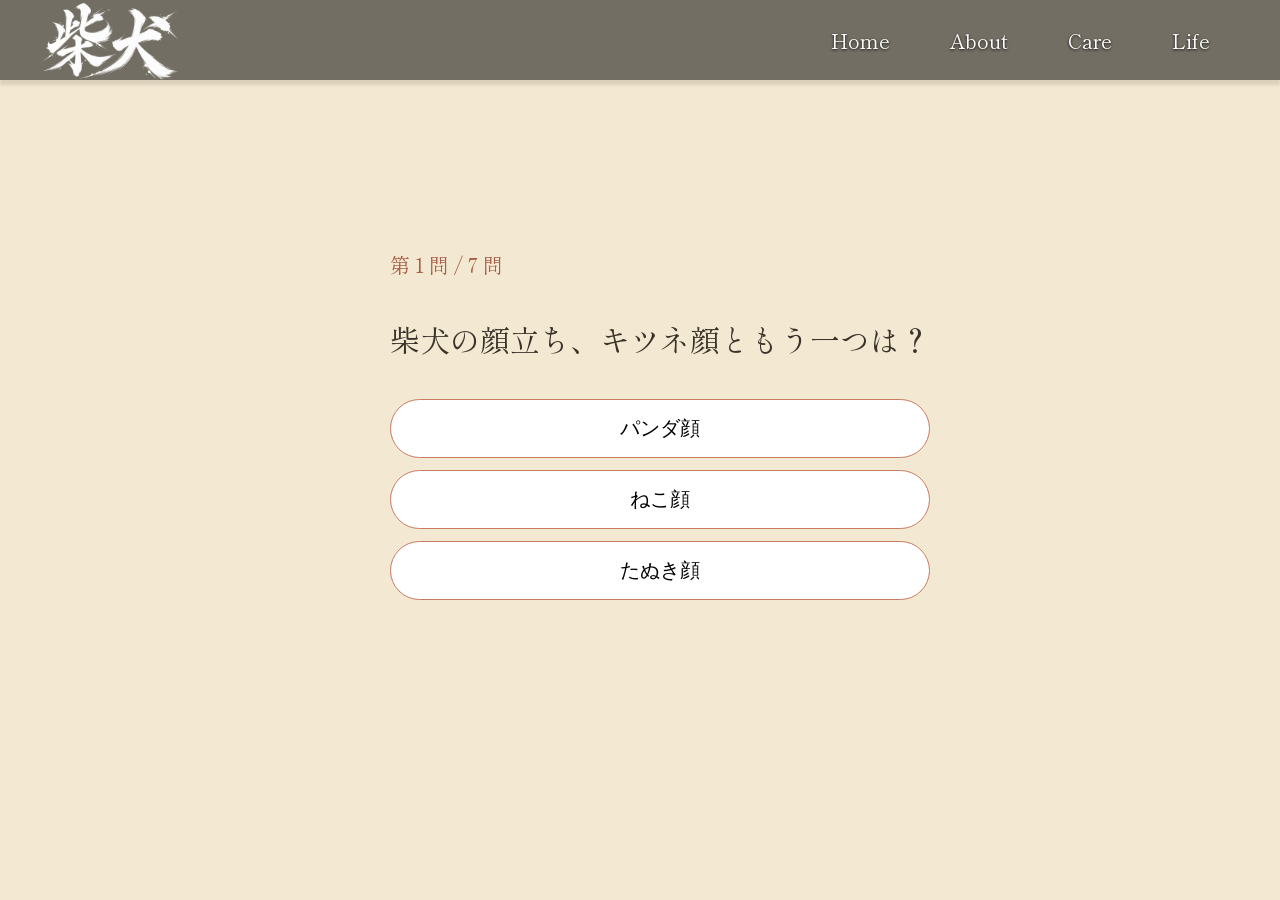
<file: DogMatch_Site/html/quiz.html>
<!DOCTYPE html>
<html lang="ja">

<head>
    <meta charset="UTF-8">
    <meta name="viewport" content="width=device-width, initial-scale=1.0">
    <title>知っておきたい！柴犬のコト</title>
    <link rel="stylesheet" href="../../DogMatch_Site/css/base.css">
    <link rel="stylesheet" href="../../DogMatch_Site/css/quiz.css">
    <link rel="preconnect" href="https://fonts.googleapis.com">
    <link rel="preconnect" href="https://fonts.gstatic.com" crossorigin>
    <link href="https://fonts.googleapis.com/css2?family=IBM+Plex+Sans+JP&family=Shippori+Mincho&display=swap"
        rel="stylesheet">
</head>

<body>
    <div id="page-transition" class="active"></div>
    <header class="header">
        <div class="header-inner">
            <a href="./index.html" class="header-logo">
                <img src="../../DogMatch_Picture/./DM_logo.png" alt="DogMatch-logo">
            </a>
            <button class="menu-button"></button>
            <!-- ボタンの説明的なの欲しい（肉球がメニューボタンだと分かりにくいから -->
            <div class="header-site-menu">
                <nav class="site-menu">
                    <ul>
                        <li><a href="../../index.html">Home</a></li>
                        <li><a href="./about.html">About</a></li>
                        <li><a href="./care.html">Care</a></li>
                        <li><a href="./life.html">Life</a></li>
                    </ul>
                </nav>
            </div>
        </div>
    </header>
    <main>
        <div class="quiz">
            <!-- クイズ自体 -->
            <div id="quiz-screen">
                <div class="progress" id="progress-text"></div>
                <p id="question-text"></p>
                <div class="choices" id="choices-area"></div>
            </div>
            <div id="result-screen">
                <div class="progress">結果発表</div>
                <div class="score" id="score-text"></div>
                <p class="message" id="message-text"></p>
                <div class="map">
                    <iframe src="https://www.google.com/maps?q=ペットショップ&output=embed" width="100%" height="400"
                        style="border:0" loading="lazy">
                        <!-- loadingはみせる位置を近くして読み込みを早くする -->
                    </iframe>
                </div>
                <div class="retry-btn">
                    <a onclick="restartQuiz()">もう一度挑戦する</a>
                    <a href="../../index.html">ホームに戻る</a>
                </div>
            </div>
        </div>
    </main>
    <script>
        //ここはメニューボタン（肉球）が押されたらメニューを出し、もう一度押されたら引っ込める役割
        const menuButton = document.querySelector('.menu-button');
        const headerSiteMenu = document.querySelector('.header-site-menu');
        menuButton.addEventListener('click', function () {
            headerSiteMenu.classList.toggle('show');
        });
        //1
        window.addEventListener('DOMContentLoaded', () => {
            const overlay = document.getElementById('page-transition');
            requestAnimationFrame(() => {
                overlay.classList.remove('active'); // フェードアウト
            });
        });
        // リンククリック時:白くしてから遷移
        document.querySelectorAll('a').forEach(link => {
            link.addEventListener('click', function (e) {
                const href = this.getAttribute('href');
                // hrefにクリックされたaタグのhref属性の値を読み込んでいる
                if (!href || href.startsWith('#')) {
                    return; // ここで処理を抜ける
                }
                e.preventDefault();//リンクを押した瞬間にすぐページが切り替わるのを止める。
                const overlay = document.getElementById('page-transition');
                overlay.classList.add('active');//→ 白いオーバーレイを表示する(すでに白い状態だから見た目上の変化はないけど、「今から白くなるぞ」という状態にする)
                //3
                setTimeout(() => {
                    window.location.href = href;
                }, 1000); // CSSのtransition時間と合わせる
            });
        });
        // カーソル設定
        let lastTime = 0;
        document.addEventListener('mousemove', function (e) {
            const now = Date.now(); // 今の時刻を取得
            if (now - lastTime < 150) {//時間設定
                return; // 前回置いてからまだINTERVALミリ秒経ってなければ何もしない
            }
            lastTime = now; // 今回置いた時刻を記録し直す
            const paw = document.createElement('img');//タグ作成
            paw.src = '../../DogMatch_Picture/cursor.png';
            paw.className = 'paw-trail';//cssで見た目を整えるための目印
            paw.style.left = e.pageX + 'px';
            paw.style.top = e.pageY + 'px';
            //マウスが動いたらその地点を記録
            document.body.appendChild(paw);//実際に追加

            // 一定時間後に消す(残り続けると重くなるため)
            setTimeout(() => {
                paw.remove();
            }, 800);
        });

        // ここからクイズ
        const questions = [
            {
                q: "柴犬の顔立ち、キツネ顔ともう一つは？",
                choices: ["パンダ顔", "ねこ顔", "たぬき顔"],
                answer: 2
            },
            {
                q: "柴犬の毛は一本に何色入ってる？",
                choices: ["1色のみ", "2色", "3色", "4色"],
                answer: 2
            },
            {
                q: "日本犬の中で柴犬はなんと言われている？",
                choices: ["唯一の小型犬", "唯一の天然記念物", "唯一の家庭犬"],
                answer: 0
            },
            {
                q: "肛門腺絞りは必ずしも人間がやるべき？",
                choices: ["はい", "いいえ"],
                answer: 1
            },
            {
                q: "柴犬の性格を説明するにはどれが最適？",
                choices: ["温厚", "ズル賢い", "甘えん坊", "お利口さん"],
                answer: 1
            },
            {
                q: "柴犬が生まれてくる8割の毛色はどれ？",
                choices: ["黒毛", "白毛", "胡麻柄", "赤毛"],
                answer: 3
            },
            {
                q: "他の犬と圧倒的に違う特徴とは？",
                choices: ["ご飯の食べ方", "人の扱い方", "泳ぎ方"],
                answer: 1
            }
        ];
        // 変数
        let currentIndex = 0; // 現在の問題数
        let correctCount = 0; // 正解数
        // このHTMLページから指定したID属性を持つものを一つずつ取得
        const progressText = document.getElementById('progress-text');
        const questionText = document.getElementById('question-text');
        const choicesArea = document.getElementById('choices-area');
        const quizScreen = document.getElementById('quiz-screen');
        const resultScreen = document.getElementById('result-screen');
        const resultText = document.getElementById('score-text');

        // 問題表示（ここがメイン）
        function showQuestion() {
            const current = questions[currentIndex]; // 問題を取得
            // テキストを表示
            progressText.textContent = `第 ${currentIndex + 1} 問 / ${questions.length} 問`;
            questionText.textContent = current.q;
            // ここからボタンを作り、表示させる
            choicesArea.innerHTML = ""; //選択ボタンを作成（js上で）
            current.choices.forEach((choiceLabel, index) => {
                // choiceLabelに選択肢が一つずつ入って、indexはjsが勝手に数を数えてくれる
                const btn = document.createElement('button'); //ボタンをメモリ上に作成
                btn.className = 'choice-btn';//クラス名をつけてcss使える〜
                btn.textContent = 'choice-btn';
                btn.textContent = choiceLabel;
                btn.addEventListener('click', () => selectAnswer(index, btn));
                choicesArea.appendChild(btn); // ボタン完成、選択肢の欄に追加
            })
        }
        // 選択肢が押されたら↓
        function selectAnswer(selectedIndex, btnEl) {
            //選ばれたindexとbtn自体が引数
            const current = questions[currentIndex]; // 問題を取得
            const isCorrect = selectedIndex === current.answer;
            if (isCorrect) {
                correctCount++;
                btnEl.classList.add('correct'); //正解と不正解でボタンの色を変える（cssをくっつけるものを変える)
            } else {
                btnEl.classList.add('wrong');
                const allButton = document.querySelectorAll('.choice-btn'); //出力した選択肢を全て持ってくる
                allButton[current.answer].classList.add('answer')
            }
            // 一度押したら押せなくする
            document.querySelectorAll('.choice-btn').forEach(b => b.disabled = true);
            // 時間を置いてから次の問題へ
            setTimeout(() => {
                currentIndex++;
                if (currentIndex < questions.length) {
                    showQuestion();
                } else {
                    showResult();
                }
            }, 1000 //1秒まつ
            );
        }
        // 結果画面
        function showResult() {
            quizScreen.style.display = 'none';
            resultScreen.style.display = 'block';
            resultText.textContent = `${correctCount} / ${questions.length} 問正解`;
            let message = '';
            if (correctCount === questions.length) {
                message = '柴犬マスター！すべて知り尽くしてるね\nさあ、柴犬を探そう!';
            } else if (correctCount >= 5) {
                message = 'もうあなたは柴犬を知っている！\nもっと深くまで知ってみよう!';
            } else if (correctCount >= 3) {
                message = 'なかなかの柴犬通！もう少しで免許皆伝\n一度柴犬を探して、飼ってみてはいかが？';
            } else {
                message = 'まだまだ柴犬修行が必要かも。ページを読み返してみよう\nまた、柴犬を知るには飼うことが早い。さあ、君も柴犬を探してみよう!';
            }
            document.getElementById('message-text').textContent = message; //メッセージを表示(jsからの文字表示を理解してきたー！😄)
        }
        // リベンジ
        function restartQuiz() {
            currentIndex = 0; // 現在の問題数
            correctCount = 0; // 正解数
            quizScreen.style.display = 'block';
            resultScreen.style.display = 'none';
            showQuestion();
        }
        // 早速スタート！
        showQuestion();
    </script>
</body>

</html>
</file>
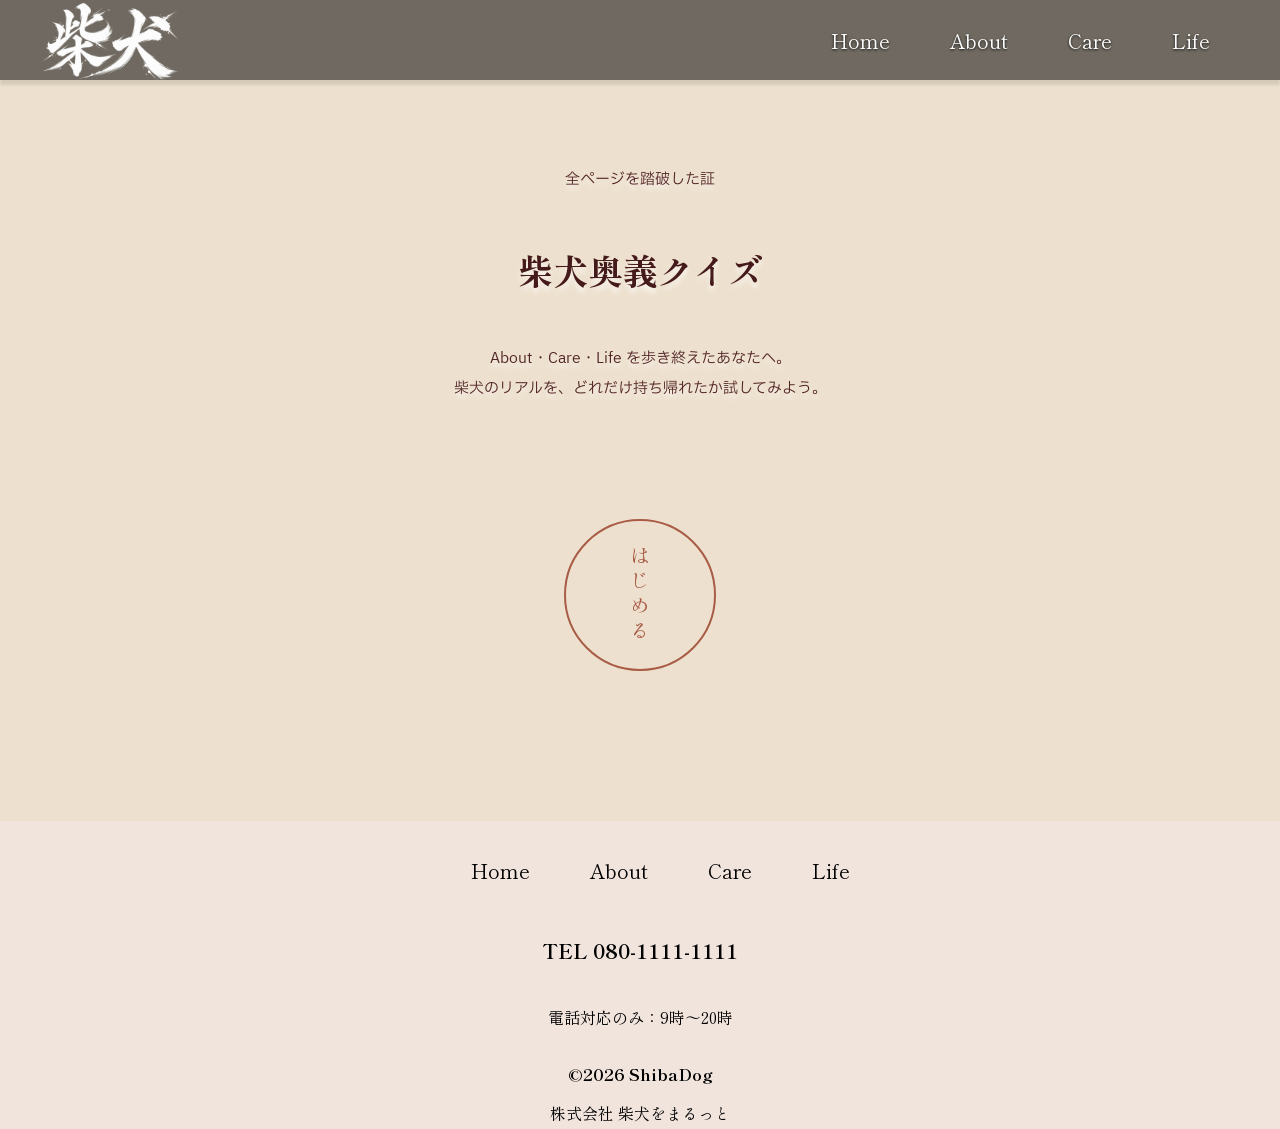
<file: DogMatch_Site/html/quiz_home.html>
<!DOCTYPE html>
<html lang="ja">

<head>
    <meta charset="UTF-8">
    <meta name="viewport" content="width=device-width, initial-scale=1.0">
    <title>知っておきたい！柴犬のコト</title>
    <link rel="stylesheet" href="../../DogMatch_Site/css/base.css">
    <link rel="preconnect" href="https://fonts.googleapis.com">
    <link rel="preconnect" href="https://fonts.gstatic.com" crossorigin>
    <link href="https://fonts.googleapis.com/css2?family=IBM+Plex+Sans+JP&family=Shippori+Mincho&display=swap"
        rel="stylesheet">
</head>
<style>
    body {
        background-color: #ede0ce;
    }

    .title p {
        font-family: "IBM Plex Sans JP", sans-serif;
        font-weight: normal;
        font-size: 15px;
        line-height: 2;
        color: #532626;
    }

    .title h2 {
        font-size: 35px;
        padding: 20px;
        color: #451a1a;
    }

    /* 判子風スタートボタン */
    .hanko-btn {
        position: relative;
        display: flex;
        align-items: center;
        justify-content: center;
        margin: 0 auto 150px;
        width: 148px;
        height: 148px;
        border-radius: 50%;
        border: 2px solid #a85c46;
        color: #a85c46;
        font-family: "Shippori Mincho", serif;
        font-size: 20px;
        letter-spacing: 5px;
        /* 文字の間隔 */
        writing-mode: vertical-rl;
        /* 縦書き */
        transition: transform 0.25s ease, background 0.25s ease, color 0.25s ease;
        /* ゆっくり変化させる */
    }

    .hanko-btn:hover {
        background: #a85c46;
        color: #f3e9d2;
        transform: scale(1.05);
    }
</style>

<body>
    <div id="page-transition" class="active"></div>
    <header class="header">
        <div class="header-inner">
            <a href="./index.html" class="header-logo">
                <img src="../../DogMatch_Picture/./DM_logo.png" alt="DogMatch-logo">
            </a>
            <button class="menu-button"></button>
            <!-- ボタンの説明的なの欲しい（肉球がメニューボタンだと分かりにくいから -->
            <div class="header-site-menu">
                <nav class="site-menu">
                    <ul>
                        <li><a href="../../index.html">Home</a></li>
                        <li><a href="./about.html">About</a></li>
                        <li><a href="./care.html">Care</a></li>
                        <li><a href="./life.html">Life</a></li>
                    </ul>
                </nav>
            </div>
        </div>
    </header>
    <main>
        <div class="title">
            <p>全ページを踏破した証</p>
            <h2 class="title-text">柴犬奥義クイズ</h2>
            <p>About・Care・Life を歩き終えたあなたへ。<br>
                柴犬のリアルを、どれだけ持ち帰れたか試してみよう。</p>
        </div>
        <div class="hanko-btn">
            <a href="./quiz.html">はじめる</a>
        </div>
    </main>
    <footer>
        <div class="site-menu">
            <nav class="base-menu">
                <ul>
                    <li><a href="../../index.html">Home</a></li>
                    <li><a href="./about.html">About</a></li>
                    <li><a href="./care.html">Care</a></li>
                    <li><a href="./life.html">Life</a></li>
                </ul>
            </nav>
        </div>
        <div class="text-center">
            <div class="base-tel">
                <p>TEL 080-1111-1111</p>
            </div>
            <div class="base-time">
                <p>
                    電話対応のみ：9時〜20時
                </p>
            </div>
            <p class="copyright"><small>&copy;2026 ShibaDog</small></p>
            <p class="company">株式会社 柴犬をまるっと</p>
        </div>
    </footer>
    <script>
        //ここはメニューボタン（肉球）が押されたらメニューを出し、もう一度押されたら引っ込める役割
        const menuButton = document.querySelector('.menu-button');
        const headerSiteMenu = document.querySelector('.header-site-menu');
        menuButton.addEventListener('click', function () {
            headerSiteMenu.classList.toggle('show');
        });

        // fade-in
        const observer = new IntersectionObserver(entries => {
            entries.forEach(entry => {
                if (entry.isIntersecting) entry.target.classList.add('is-visible');
            });
        });
        document.querySelectorAll('.fade-in').forEach(el => observer.observe(el));

        //→細かくなくて良い、これは結局何をしているjsなのか分かれば良い（これは、つけた名前をこのコード内から探して、cssで設定したpx分下げて配置しておいて、画面に映ったら元の位置に指定時間で戻す
        // ページ読み込み時:白から元に戻す
        // 画面のフェード　page-transition
        //1
        window.addEventListener('DOMContentLoaded', () => {
            const overlay = document.getElementById('page-transition');
            requestAnimationFrame(() => {
                overlay.classList.remove('active'); // フェードアウト
            });
        });
        // リンククリック時:白くしてから遷移
        //2（役割はその場でページに飛ぶのをとめ、自分で設定した演習、時間を決めて移動させてる
        document.querySelectorAll('a').forEach(link => {
            link.addEventListener('click', function (e) {
                const href = this.getAttribute('href');
                // hrefにクリックされたaタグのhref属性の値を読み込んでいる
                if (!href || href.startsWith('#')) {
                    return; // ここで処理を抜ける
                }
                e.preventDefault();//リンクを押した瞬間にすぐページが切り替わるのを止める。
                const overlay = document.getElementById('page-transition');
                overlay.classList.add('active');//→ 白いオーバーレイを表示する(すでに白い状態だから見た目上の変化はないけど、「今から白くなるぞ」という状態にする)
                //3
                setTimeout(() => {
                    window.location.href = href;
                }, 1000); // CSSのtransition時間と合わせる
            });
        });
        //最初から白くしておく（html)→リンクリックで2が動き、3で1秒まつ→待ったらページの読み込み→そのページも初めから白いため、1が動き、フェードアウト

        // カーソル設定
        let lastTime = 0;
        document.addEventListener('mousemove', function (e) {
            const now = Date.now(); // 今の時刻を取得
            if (now - lastTime < 150) {//時間設定
                return; // 前回置いてからまだINTERVALミリ秒経ってなければ何もしない
            }
            lastTime = now; // 今回置いた時刻を記録し直す
            const paw = document.createElement('img');//タグ作成
            paw.src = '../../DogMatch_Picture/cursor.png';
            paw.className = 'paw-trail';//cssで見た目を整えるための目印
            paw.style.left = e.pageX + 'px';
            paw.style.top = e.pageY + 'px';
            //マウスが動いたらその地点を記録
            document.body.appendChild(paw);//実際に追加

            // 一定時間後に消す(残り続けると重くなるため)
            setTimeout(() => {
                paw.remove();
            }, 800);
        });
    </script>
</body>

</html>
</file>
<file: DogMatch_Site/css/base.css>
@charset "utf-8";

/* フォント */
/* font-family: "IBM Plex Sans JP", sans-serif; 可愛い方*/
/* font-family: "Shippori Mincho", serif;　和風 */

html {
    scroll-behavior: smooth;
}

/* これだけでゆっくり動いてくれる */

* {
    cursor: url('../../DogMatch_Picture/cursor.png') 16 16, auto;
}

body {
    font-family: "IBM Plex Sans JP", sans-serif;
    /* background-image: url(../../DogMatch_Picture/background.png); */
    background-repeat: no-repeat;
    background-position: center;
    /* スクロールしても背景固定 */
    background-attachment: fixed;
    background-size: cover;
    margin: 0;
    padding: 0;
    width: 100%;
    /* カーソル */
    cursor: url('../../DogMatch_Picture/cursor.png') 16 16, auto;
}

/* ↓各項目のtitle部分設定 */
.title {
    font-family: "Shippori Mincho", serif;
    width: 100%;
    margin-top: 0;
    padding-top: 150px;
    padding-bottom: 100px;
    font-weight: bold;
    text-align: center;
    font-size: 20px;
    text-shadow: 0 5px 5px #ffffffaf;
    /*横　縦　ぼかしの大きさ　色*/
}

.title h1 {
    font-size: 5vh;
}

/* ここまで各項目title */

a {
    color: inherit;
    /*文字の色は継承してねってこと */
    text-decoration: none;
}

ul {
    display: flex;
    list-style: none;
    /* 頭のアイコンをなくす */
}

/* ヘッター */
.header-site-menu ul li,
.base-menu ul li {
    margin-left: 30px;
    margin-right: 30px;
    font-size: 20px;
}

.header-logo {
    /*このロゴは<a>、インライン要素。＝高さや幅は設定できない*/
    display: block;
    width: 140px;
    margin-top: 10px;
}

header {
    font-family: "Shippori Mincho", serif;
    width: 100%;
    height: 80px;
    top: 0;
    left: 0;
    background-color: #00000087;
    position: fixed;
    box-shadow: 0 5px 3px rgba(0, 0, 0, 0.1);
    text-shadow: 0 1px 3px #090909f6;
    /*横　縦　ぼかしの大きさ　色*/
    z-index: 999;
}

.menu-button {
    display: none;
}

.header-inner {
    /* 主軸ができる→これに沿って子要素を並べられる */
    display: flex;
    /* 交差軸を作る（今回は縦にできる） */
    /* 左右の要素を端に置いてあと均等に置く */
    justify-content: space-between;
    align-items: center;
    color: #fff;
    max-width: 1200px;
    height: 100%;
    margin-left: auto;
    margin-right: auto;
    padding-left: 40px;
    padding-right: 40px;

}

/* ヘッターここまで */

img {
    max-width: 100%;
    object-fit: cover;
    background-size: cover;
    border-radius: 8px;
}

/* フッター↓ */
footer {
    font-family: "Shippori Mincho", serif;
    margin-top: 30px;
    background-color: #f3e8ee75;
    flex-direction: column;
    display: flex;
    align-items: center;
    line-height: 2;
}

.text-center {
    text-align: center;
}

.base-menu {
    margin-top: 30px;
    margin-bottom: 20px;
}

.copyright,
.base-tel {
    font-size: 20px;
    font-weight: bold;
    /* これで真ん中に配置できる */

}

.company {
    line-height: 0;
}

/* フッター設定ここまで */

/* スクロール設定 */
.fade-in {
    opacity: 0;
    /*透明に*/
    transform: translateY(40px);
    /*縦に５０px下げる*/
    transition: opacity 1s, transform 1s;
    /*1秒かけて変化*/
}

/* jsで.is-visibleというオブジェクトもついたら */
.fade-in.is-visible {
    opacity: 1;
    transform: translateY(0);
}

.base-time {
    margin-top: 30px;
}

/* ページ飛ぶとき */
#page-transition {
    position: fixed;
    top: 0;
    left: 0;
    width: 100%;
    height: 100%;
    background-size: cover;
    background-position: center;
    background-repeat: no-repeat;
    background-attachment: fixed;
    background-image: url(../../DogMatch_Picture/fade.png);
    opacity: 0;
    pointer-events: none;
    z-index: 9999;
    transition: opacity 1s ease;
}

/* CSS	見た目の変化のルール(何が、どう、何秒で変わるか)
JS	いつそのルールを発動させるか(クラスの付け外しのタイミング) */

#page-transition.active {
    opacity: 1;
    pointer-events: all;
}

/* カーソル */
.paw-trail {
    position: absolute;
    pointer-events: none;
    /*この要素はクリック judged対象から外す*/
    /* 跡自体はクリックできないようにする */
    opacity: 0.7;
    animation: paw-fade 0.8s forwards;
    /* 徐々に消えるように */
    transition: none;
    transform: translate(-50%, -50%);
}

#Button {
    transition: transform 0.5s ease, box-shadow 0.5s ease;
}

#Button:hover {
    transform: translateY(-10px);
    box-shadow: 0 7px 10px rgba(0, 0, 0, 0.125);
}


@keyframes paw-fade {
    to {
        opacity: 0;
        transform: translate(-50%, -50%) scale(0.8);
        /* 位置は変わらず、大きさと透明度だけ変化 */
    }
}

@media (max-width:900px) {
    body {
        background-position: right -100px bottom;

    }

    /* ヘッター */
    .header {
        position: fixed;
        height: 60px;
        top: 0;
        left: 0;
        width: 100%;
    }

    .header-inner {
        height: 100%;
    }

    .header-logo {
        width: 100px;
    }

    .site-menu ul {
        padding-left: 0;
        display: block;
        text-align: center;
        line-height: 4;
    }

    /* ヘッターの出し入れ ↓*/
    .base-menu {
        display: none;
    }

    .header-site-menu {
        position: absolute;
        top: 100%;
        left: 0;
        right: 0;
        background-color: #888e7edd;
        padding-top: 30px;
        padding-bottom: 50px;
        display: none;
    }

    .header-site-menu.show {
        /*jsで'is-show'（ここはただの名前なためなんでも動く、同じ名前なら）を追加されると、*/
        display: block;
    }

    .menu-button {
        display: block;
        width: 50px;
        height: 50px;
        background-image: url(../../DogMatch_Picture/paw.png);
        background-size: 100%;
        background-repeat: no-repeat;
        background-position: center;
        background-color: transparent;
        border: none;
        border-radius: 0;
        /*ボタンとしてわかりやすく、初めから角が丸び帯てるためなくす。*/
        outline: none;
        /*ボーダーと違って、動く、ボーダーに近いもの*/
    }

    /* ヘッターここまで */

    /*各項目title */
    .title h1 {
        font-size: 30px;
    }
}
</file>
<file: DogMatch_Site/css/index.css>
@charset "utf-8";

#about-first,
#point-first,
#life-first {
    /* 目次でここに飛んできたときだけ、上に80pxの隙間を開ける（数値は自由に調整してください） */
    scroll-margin-top: 100px;
}

.about:hover,
.point:hover,
.life:hover {
    color: #a05757;
}

body {
    background-image: url(../../DogMatch_Picture/background.png);
}

/* タイトル部分 */

.title {
    font-family: "Shippori Mincho", serif;
    width: 100%;
    background-color: #c6ab7230;
    /* height: 350px; */
    height: 40vh;
    /*画面の?%の大きさに設定*/
    /* flex-direction: column;
    display: flex;
    align-items:center; */
    margin-top: 0;
    padding-top: 150px;
    font-weight: bold;
    text-align: center;
    font-size: 30px;
    text-shadow: 0 5px 10px #d67575f6;
    /*横　縦　ぼかしの大きさ　色*/
    padding-bottom: 50px;

}

.title h1 {
    margin-top: 40px;
    margin-bottom: 50px;
    font-size: 60px;
}

/* 前書き */
.first-message,
.brief-explanation {
    /*各項目の説明文も同じcssを適応中*/
    padding: 30px 30px 0;
    text-align: center;
    line-height: 3;
}

.first-message {
    font-family: "Shippori Mincho", serif;
    font-size: 18px;
}

/* 前書きここまで */

/* 各項目説明のタイトル部分設定 */
.recommended {
    font-size: 25px;
    margin: 100px auto 0;
    text-align: center;
    font-weight: bold;
    color: #5d312e;
    font-family: "Shippori Mincho", serif;
}

.recommended:after {
    content: '';
    /*　これが線のブロック本体*/
    display: block;
    width: 40px;
    height: 3px;
    margin: 20px auto 0;
    background-color: #8046428d;
}

/* ここがボタン設定 */
.link-button {
    background-color: #f4789362;
    text-align: center;
    margin: 20px auto 100px;
    /*　上、左右、下*/
    display: block;
    width: 180px;
    border-radius: 30px;
    /*角を丸くするもので、4つ角全て各自変更できる*/
    font-size: 15px;
    padding: 13px;
    font-family: "Shippori Mincho", serif;
}

/* ボタン、カーソルを当てたら色が変わるコード */
.link-button:hover {
    background-color: #fc9fb387;
    color: #4d4d4d;
}

/* 説明文 */
.brief-explanation {
    text-align: left;
    padding: 0px 20px 0;
    font-size: 20px;
}

h3 {
    margin-top: 30px;
    margin-left: 20px;
}

.about-first {
    display: flex;
    max-width: 950px;
    margin: 10px auto 20px;
    justify-content: center;
    align-items: center;
    flex-direction: row;
    /*　横並びにする　*/
}

.about-pc {
    max-width: 400px;
}

/* 各項目設定ここまで */

/* ここから目次設定 */
.table-of-contents {
    position: relative;
    /*基準の枠を作る*/
    background-color: #efab9365;
    color: #6e3c3a;
    height: 100%;
    max-width: 700px;
    width: 80%;
    margin: 50px auto 50px;
    padding: 10px 100px 20px;
    z-index: 1;
    border-radius: 8px;
    font-family: "Shippori Mincho", serif;
}

.table-of-contents img {
    position: absolute;
    /*自由に配置できるように*/
    bottom: 0;
    right: 10px;
    width: 100%;
    max-width: 700px;
    z-index: -1;
}

.text a {
    color: #96514d;
    text-shadow: 0 0 5px #ffffff50;
    font-weight: bold;
    display: flex;
    text-align: left;
    line-height: 3;
    width: fit-content;
    /*文字の長さ分当たり判定設定*/
}

.text a:hover {
    color: #663735;
}

/* クイズボタン */
.quiz-button.hidden {
    display: none;
}

.quiz-button {
    text-align: center;
    margin: 40px 0;
}

.quiz-button a {
    padding: 20px 36px;
    font-size: 1rem;
    background-color: #c97b63;
    /* サイトの和風カラーに合わせて調整して */
    color: #fff;
    border: none;
    border-radius: 30px;
    transition: transform 0.2s, box-shadow 0.2s;
}


@media (max-width:900px) {

    /* 前書き */
    .first-message-big {
        display: none;
    }

    .first-message-mini {
        display: block;
    }

    /* 左右に隙間を開けたいクラスを追加していく */
    .first-message {
        margin-left: 20px;
        margin-right: 10px;
    }

    /* 前書きここまで */

    /* title */
    .title {
        height: 90vh;
        padding-top: 100px;
        padding-bottom: 30px;
        text-align: center;
        font-size: 35px;
        padding-bottom: 0;
    }

    .title h1 {
        margin-top: 180px;
        padding-bottom: 0;
        font-size: 50px;
    }

    .title p {
        font-size: 18px;
    }

    /* titleここまで */
    /* 各項目内容設定 */
    .about-pc {
        display: none;
    }

    .brief-explanation {
        font-size: 16px;
    }

    /* ここまで */
    /* 目次設定 */
    .table-of-contents {
        padding: 10px 30px;
        width: 80%;
    }

    .table-of-contents a {
        border-bottom: none;
    }
}
</file>
<file: DogMatch_Site/css/about.css>
@charset "utf-8";

body {
    background-image: url(../../DogMatch_Picture/about.png);
}

.main {
    text-align: left;
    margin: 100px 100px 100px;
    background-color: #fdeff276;
    padding: 10px 70px 10px;
}

.title {
    background-color: #b6719e32;
}

.personality {
    margin: 100px auto 50px;
    font-size: 25px;
    text-align: center;
    color: #6e3c3a;
    font-family: "Shippori Mincho", serif;
}

.personality::after,
.example h3::after {
    content: '';
    /*　これが線のブロック本体*/
    display: block;
    width: 40px;
    height: 3px;
    margin: 20px auto 0;
    background-color: #6e35327e;
}

.text-first p {
    line-height: 3;
    font-size: 20px;
    text-align: center;
    font-family: "Shippori Mincho", serif;
}

.example h3 {
    margin: 50px auto 30px;
    text-align: left;
    font-weight: bold;
    font-size: 25px;
    color: #7d5136;
}

.example h3::after {
    margin-left: 0;
}

.example p {
    line-height: 2.5;
    font-size: 20px;
}

.example-three h4 {
    font-weight: bold;
    margin-top: 50px;
    font-size: 20px;
    color: #3d281a;
}

.example-three p {
    line-height: 2.8;
    font-size: 18px;
    margin-bottom: 50px;
}

/* 豆知識の犬の毛についてで使えそう（写真） */
.example-list {
    list-style: none;
    padding: 0;
    width: 100%;
    max-width: 90%;
    margin: 40px auto 50px;
    display: grid;
    /*グリットに並べる*/
    grid-template-columns: repeat(auto-fit, 300px);
    /* itemの横を500pxに固定。auto-fitで画面が小さくなったら折り返してくれる */
    column-gap: 50px;
    /*横の隙間*/
    row-gap: 50px;
    /*縦の隙間*/
    justify-content: center;
    /*常に中心揃えに*/
}

.example-list li {
    position: relative;
    background-color: #e9efe5;
    border-radius: 8px;
}

.example-list li p {
    text-align: center;
    font-family: "Shippori Mincho", serif;
}

.did-you-know h3 {
    text-align: center;
    color: #5b3c27;
    font-size: 25px;
    font-family: "Shippori Mincho", serif;
}

.did-you-know p {
    margin: 0 100px;
    text-align: center;
    font-size: 18px;
    line-height: 2;
}

footer {
    margin-top: 100px;
}

@media (max-width:900px) {
    .main {
        margin: 100px 20px 0;
        padding: 10px 20px 10px;
    }

    .text-first {
        font-size: 15px;
        margin: 0 20px;
    }

    .example p {
        font-size: 17px;
    }

    .example-three p {
        font-size: 16px;
    }

    .did-you-know p {
        margin: 0 20px;
        font-size: 16px;
        text-align: left;
    }
}
</file>
<file: DogMatch_Site/css/care.css>
@charset "utf-8";

body {
    background-image: url(../../DogMatch_Picture/care.png);
}

.title {
    background-color: #38b48b32;
    width: 100%;
}

.big {
    display: block;
}

.small {
    display: none;
}

.button a {
    display: block;
    position: fixed;
    right: 50px;
    bottom: 50px;
    padding: 50px 48px;
    background-color: #f570dd79;
    border: none;
    border-radius: 100px;
    font-size: 20px;
    color: #fff;
    font-weight: bold;
    font-family: "Shippori Mincho", serif;
}

.button a:hover {
    background-color: #c95cb565;
}

.main {
    margin: 0 50px;
}

.after {
    font-size: 25px;
    color: #693635;
    margin-left: 50px;
    margin-bottom: 50px;
}

.care-first h3::after,
.details h2::after {
    content: '';
    /* これが線のブロック本体 */
    display: block;
    width: 40px;
    height: 3px;
    margin: 20px 0;
    background-color: #6e35327e;
}

.text-first p {
    margin: 70px 0;
    line-height: 3;
    font-size: 20px;
    text-align: center;
    font-family: "Shippori Mincho", serif;
}

/* ここから内容の調整 */
.care-first {
    margin: 50px 20px;
    background-color: #ffffff6d;
    padding: 30px 50px;
    border-radius: 8px;
}

.care-first h3 {
    font-weight: bold;
    font-size: 25px;
    color: #6e3c3a;
}

.care-first h4,
.care-first h5,
.details h4 {
    font-weight: bold;
    font-size: 20px;
}

.care-first h4 {
    font-family: "Shippori Mincho", serif;
}

.care-first p {
    font-size: 18px;
    line-height: 2;
}

.care,
.content {
    overflow: hidden;
    align-items: flex-start;
    /* margin-top: 30px; */
}

.care img,
.content img {
    float: right;
    display: block;
    margin-top: 20px;
    margin-left: 30px;
    width: 100%;
    max-width: 300px;
}

/* 長いけどここまで */

.summary {
    margin-top: 40px;
    line-height: 2.5;
}

/* ここがボタン設定 */
.link-button {
    background-color: #78f49b62;
    text-align: center;
    margin: 30px auto 20px;
    /*　上、左右、下*/
    display: block;
    width: 180px;
    border-radius: 30px;
    /*角を丸くするもので、4つ角全て各自変更できる*/
    font-size: 15px;
    padding: 13px;
    font-family: "Shippori Mincho", serif;
}

/* ボタン、カーソルを当てたら色が変わるコード */
.link-button:hover {
    background-color: #7cb99a62;
    color: #545454;
}

/* ここからcare2（careの最初画面） */
.details {
    margin: 20px 80px;
    padding: 30px;
    border-radius: 8px;
}

.details h2 {
    color: #693635;
    text-align: center;
}

.details h2::after {
    align-items: center;
    margin: 20px auto;
}

.details p {
    font-size: 18px;
    line-height: 2;
}


@media (max-width:900px) {
    .big {
        display: none;
    }

    .small {
        display: block;
        line-height: 2;
    }

    .text-first p {
        font-size: 18px;
        margin: 30px 20px;
    }

    /*どうしてもこのpxが良かった*/
    .table-of-contents {
        padding-left: 0;
    }

    .table-of-contents ul {
        display: flex;
        flex-direction: column;
        font-size: 17px;
    }

    .main {
        margin: 0;
    }

    .care img,
    .content img {
        display: none;
    }

    .care-first {
        padding: 30px 10px;
    }

    .care-first p {
        font-size: 16px;
    }

    /* care2 */
    .details {
        margin: 0 20px;
    }

    .button a {
        font-size: 15px;
        padding: 30px 28px;
        right: 30px;
        bottom: 30px;
    }
}
</file>
<file: DogMatch_Site/css/life.css>
@charset "utf-8";

body {
    background-image: url(../../DogMatch_Picture/life.png);
}

.title {
    background-color: #f2a0a132;
}

.main {
    margin: 30px 130px;
}

h2 {
    margin: 30px auto 0;
    text-align: center;
    color: #5d312e;
    font-size: 25px;
}

h2::after {
    content: '';
    /*　これが線のブロック本体*/
    display: block;
    width: 40px;
    height: 3px;
    margin: 20px auto 0;
    background-color: #8046428d;
}

.advantage {
    margin: 100px auto;
    font-size: 20px;
    text-align: center;
    border-radius: 8px;
    line-height: 2;
    font-family: "Shippori Mincho", serif;
}

.ep-all {
    background-color: #ffffff6f;
    border-radius: 8px;
    padding: 30px 70px;
}

.ep p {
    text-align: center;
}

.ep-all h3 {
    font-size: 23px;
    color: #5d312e;
    margin-top: 70px;
}

.ep-all p {
    font-size: 20px;
    line-height: 2;
}

.distance {
    overflow: hidden;
}

.distance img {
    float: right;
    display: block;
    max-width: 300px;
    width: 100%;
    margin-top: 20px;
    margin-left: 10px;
}

/* 豆知識 */
.did-you-know {
    margin: 100px 150px;
    font-family: "Shippori Mincho", serif;
}

.did-you-know h3 {
    margin-top: 50px;
    color: #5b3c27;
    font-size: 25px;
    font-family: "Shippori Mincho", serif;
}

.did-you-know p {
    font-size: 20px;
    line-height: 2;
    font-family: "IBM Plex Sans JP", sans-serif;
}

.img {
    overflow: hidden;
}

.img img {
    float: right;
    display: block;
    max-width: 300px;
    width: 100%;
    margin: 0 30px;
}

@media (max-width:900px) {

    .distance img,
    .img img {
        display: none;
    }

    .advantage {
        margin: 0;
        padding: 10px;
    }

    .advantage p {
        font-size: 17px;
    }

    .main {
        margin: 30px 20px;
    }

    .ep-all {
        padding: 20px;
    }

    .ep-all p {
        font-size: 18px;
    }

    .did-you-know {
        margin: 30px;
    }

    .did-you-know p {
        font-size: 17px;
    }
}
</file>
<file: DogMatch_Site/css/quiz.css>
:root {
    --terracotta: #c97b63;
    --terracotta-deep: #a85c46;
    /* テラコッタ？？ */
}

body {
    margin: 0;
    min-height: 90vh;
    display: flex;
    align-items: center;
    justify-content: center;
    color: #3b332a;
    background-color: #f3e9d2;
    padding: 20px;
    overflow-x: hidden;
    /*はみ出しを消す*/
}

.progress {
    font-family: "Shippori Mincho", serif;
    color: var(--terracotta-deep);
    font-size: 20px;
}

#question-text {
    font-family: "Shippori Mincho", serif;
    line-height: 2;
    font-size: 30px;
}

.choices {
    display: flex;
    flex-direction: column;
    /*縦並び*/
    gap: 12px;
    /*間隔*/
}

.choice-btn {
    padding: 15px;
    font-size: 20px;
    background-color: #fff;
    border: 1px solid var(--terracotta);
    border-radius: 30px;
    transition: background-color 0.2s, border-color 0.2s;
    /* 今回の鍵 */
}

.choice-btn.answer {
    color: #698c38;
}

.choice-btn:hover {
    background-color: var(--terracotta);
    color: #fff;
}

.choice-btn.correct {
    background-color: #7a8f5c;
    border-color: #7a8f5c;
    color: #fff;
}

.choice-btn.wrong {
    background-color: #c64747;
    border-color: #c64747;
    color: #fff;
}

.choice-btn:disabled {
    pointer-events: none;
    /* マウス機能を全て無効化↑ */
}

.message {
    white-space: pre-wrap;
    /* jsの文を改行できるように＼n */
}

/* 結果画面 */
#result-screen {
    display: none;
    margin-top: 100px;
}

#result-screen .score {
    margin-top: 50px;
    font-family: "Shippori Mincho", serif;
    font-size: 30px;
    margin: 10px;
}

#result-screen .message {
    font-size: 20px;
    line-height: 2;
    margin-bottom: 20px;
}

.map {
    margin: 30px auto;
    display: flex;
}

.retry-btn a {
    font-size: 15px;
    font-family: "Shippori Mincho", serif;
    font-size: 20px;
    background-color: var(--terracotta-deep);
    color: #fff;
    border-radius: 30px;
    padding: 10px;
    margin: 50px 10px 0;
}

@media (max-width:900px) {
    #question-text {
        line-height: 2;
        font-size: 20px;
    }
}
</file>
